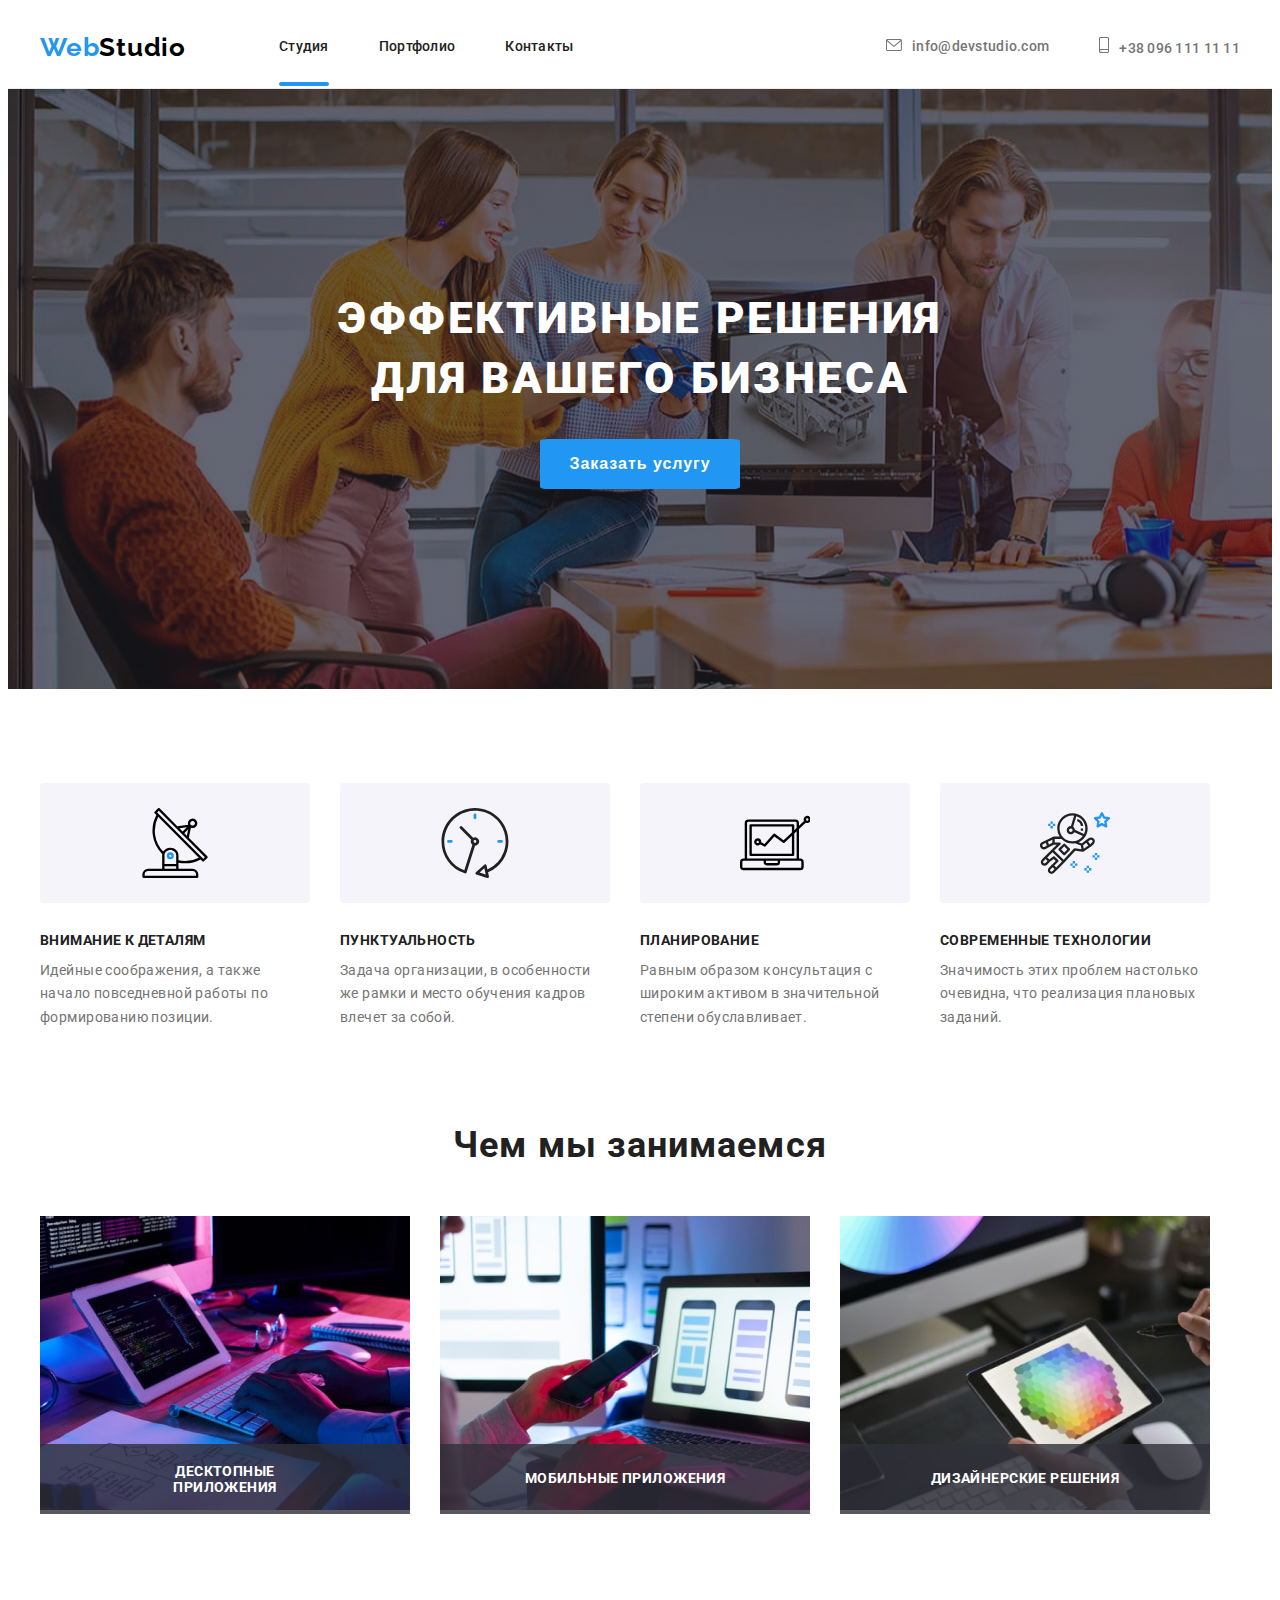
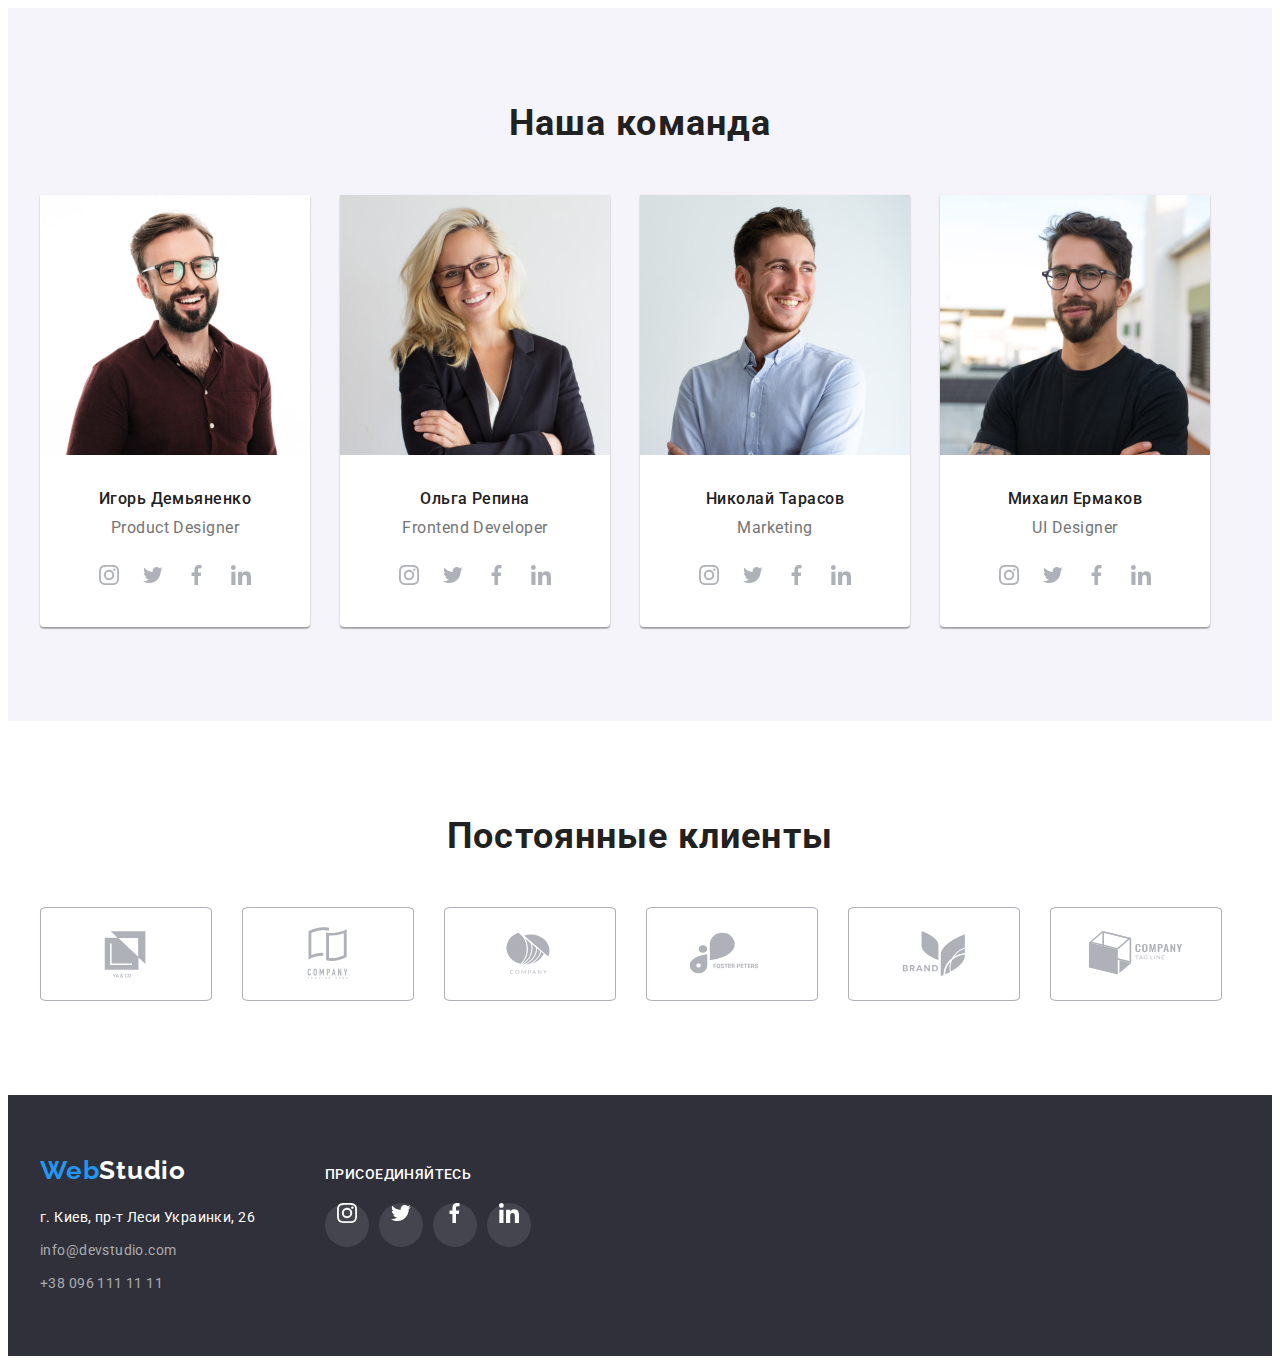
<file: index.html>
<!DOCTYPE html>
<html lang="ru">
<head>
    <meta charset="UTF-8">
    <meta http-equiv="X-UA-Compatible" content="IE=edge">
    <meta name="viewport" content="width=device-width, initial-scale=1.0">
    <link rel="preconnect" href="https://fonts.googleapis.com">
    <link rel="preconnect" href="https://fonts.gstatic.com" crossorigin>
    <link href="https://fonts.googleapis.com/css2?family=Raleway:wght@700&family=Roboto:wght@400;500;700;900&display=swap"
        rel="stylesheet">
<link rel="stylesheet" href="https://cdnjs.cloudflare.com/ajax/libs/modern-normalize/1.1.0/modern-normalize.min.css"
    integrity="sha512-wpPYUAdjBVSE4KJnH1VR1HeZfpl1ub8YT/NKx4PuQ5NmX2tKuGu6U/JRp5y+Y8XG2tV+wKQpNHVUX03MfMFn9Q=="
    crossorigin="anonymous" referrerpolicy="no-referrer" />
    <link rel="stylesheet" href="./css/styles.css">
    <title>Студия</title>
</head>
<body>
    <!--Верстка хеддера-->
    <header class="header">
        <div class="container header-container">
            <div class="header-logo">
        <a class="link logo" href="#0"><span class="logo-first">Web</span>Studio</a>
        </div>
        <nav class="header-navigation">
            <ul class="list header-list">
                <li class="header-item"><a class="link  header-link current" href="./index.html">Студия</a></li>
                <li class="header-item"><a class="link header-link" href="./portfolio.html">Портфолио</a></li>
                <li class="header-item"><a class="link header-link" href="#0">Контакты</a></li>
            </ul>
        </nav>
        <div class="header-connect">
        <ul class="list header-contacts">
        <li class="header-contacts-item">
            
            <a class="link header-mail" href="mailto:info@devstudio.com">
                <svg class="header-icon">
                <use href="./img/icon.svg#icon-mail" width='16' height='12'></use>
            </svg>info@devstudio.com</a></li>
        <li>
            <a class="link header-tel" href="tel:+380961111111">
                <svg class="header-icon tel-icon">
                <use href="./img/icon.svg#icon-tel" width='10' height='16'></use>
            </svg>+38 096 111 11 11</a></li>
        </ul>
        </div>
        </div>
    </header>
    <!--Контент страницы-->
    <main class="main-content">
        <!--Hero-->
        <section class="hero section">
            <div class="hero-container container">
            <h1 class="hero-title">Эффективные решения для вашего бизнеса</h1>
            <button class="hero-button" type="button" data-modal-open >Заказать услугу</button>
            </div>
        </section>
        <!--Особенности-->
        <section class="features section">
            <div class="container features-container">
            <h2 class="visually-hidden">Особенности</h2>
            <ul class="list features-list list">
                <li class="features-list-item">
                    <div class="features-thumb">
                    <svg class="features-icon">
                        <use href="./img/icon.svg#icon-antenna" width='70' height='70'></use>
                    </svg>
                    </div>
                    <h3 class="features-list-subtitle">Внимание к деталям</h3>
                    <p class="features-list-text">Идейные соображения, а также начало повседневной работы по формированию позиции.</p>
                </li>
                <li class="features-list-item">
                    <div class="features-thumb">
                        <svg class="features-icon">
                            <use href="./img/icon.svg#icon-clock" width='70' height='70'></use>
                        </svg>
                    </div>
                    <h3 class="features-list-subtitle">Пунктуальность</h3>
                    <p class="features-list-text">Задача организации, в особенности же рамки и место обучения кадров влечет за собой.</p>
                </li>
                <li class="features-list-item">
                    <div class="features-thumb">
                        <svg class="features-icon">
                            <use href="./img/icon.svg#icon-Vector" width='70' height='70'></use>
                        </svg>
                    </div>
                    <h3 class="features-list-subtitle">Планирование</h3>
                    <p class="features-list-text">Равным образом консультация с широким активом в значительной степени обуславливает.</p>
                </li>
                <li class="features-list-item">
                    <div class="features-thumb">
                        <svg class="features-icon">
                            <use href="./img/icon.svg#icon-astronaut" width='70' height='70'></use>
                        </svg>
                    </div>
                    <h3 class="features-list-subtitle">Современные технологии</h3>
                    <p class="features-list-text">Значимость этих проблем настолько очевидна, что реализация плановых заданий.</p>
                </li>
            </ul>
            </div>
        </section>
            <!-- Чем мы занимаемся -->
        <section class="what-we-do section">
            <div class="container what-we-do-container">
            <h2 class="features-list-title">Чем мы занимаемся</h2>
            <ul class="list features-list-pictures">
                <li class="list-picture">
                    <div class="what-we-do-card">
                        <img src="./img/img1.jpeg" alt="Примеры того чем мы занимаемся" width="370" height="294">
                        <div class="what-we-do-wrap">
                        <p class="what-we-do-top-text">Десктопные приложения</p>
                        </div>
                        </div>
                        </li>
                <li class="list-picture">
                    <div class="what-we-do-card">
                        <img src="./img/img2.jpeg" alt="Примеры того чем мы занимаемся" width="370" height="294">
                        <div class="what-we-do-wrap">
                        <p class="what-we-do-top-text">Мобильные приложения</p>
                        </div>
                        </div></li>
                <li class="list-picture">
                    <div class="what-we-do-card">
                        <img src="./img/img3.jpeg" alt="Примеры того чем мы занимаемся" width="370" height="294">
                        <div class="what-we-do-wrap">
                        <p class="what-we-do-top-text">Дизайнерские решения</p>
                        </div>
                    </div></li>
            </ul>
            </div>
        </section>
        <!--Наша команда-->
        <section class="our-team section">
            <div class="container our-team-container">
            <h2 class="our-team-title">Наша команда</h2>
            <ul class="list our-team-list">
                <li class="our-team-item">
                    <img class="our-team-image" src="./img/team/img1.jpeg" alt="Участник команды" width="270" height="260">
                    <div class="our-team-item-bottom">
                    <h3 class="our-team-subtitle">Игорь Демьяненко</h3>
                    <p class="our-team-text" lang="en">Product Designer</p>
                    <ul class="our-team-social-list list">
                        <li class="our-team-social-item">
                            <a class="our-team-social-link link" href="#0">
                                <svg class="our-team-social-image">
                                    <use href='./img/icon.svg#icon-instagram'width='20' height='20'></use>
                                </svg>
                            </a>
                        </li>
                        <li class="our-team-social-item">
                            <a class="our-team-social-link link" href="#0">
                                <svg class="our-team-social-image">
                                    <use href='./img/icon.svg#icon-twitter' width='20' height='20'></use>
                                </svg>
                            </a>
                        </li>
                        <li class="our-team-social-item">
                            <a class="our-team-social-link link" href="#0">
                                <svg class="our-team-social-image">
                                    <use href='./img/icon.svg#icon-facebook' width='20' height='20'></use>
                                </svg>
                            </a>
                        </li>
                        <li class="our-team-social-item">
                            <a  class="our-team-social-link link" class="our-team-social-link link" href="#0">
                                <svg class="our-team-social-image">
                                    <use href='./img/icon.svg#icon-linkedin' width='20' height='20'></use>
                                </svg>
                            </a>
                        </li>
                    </ul>
                    </div>
                </li>
                <li class="our-team-item">
                    <img class="our-team-image" src="./img/team/img2.jpeg" alt="Участник команды" width="270" height="260">
                    <div class="our-team-item-bottom">
                    <h3 class="our-team-subtitle">Ольга Репина</h3>
                    <p class="our-team-text" lang="en">Frontend Developer</p>
                    <ul class="our-team-social-list list">
                        <li class="our-team-social-item">
                            <a class="our-team-social-link link" class="our-team-social-link link" href="#0">
                                <svg class="our-team-social-image">
                                    <use href='./img/icon.svg#icon-instagram' width='20' height='20'></use>
                                </svg>
                            </a>
                        </li>
                        <li class="our-team-social-item">
                            <a class="our-team-social-link link" class="our-team-social-link link" href="#0">
                                <svg class="our-team-social-image">
                                    <use href='./img/icon.svg#icon-twitter' width='20' height='20'></use>
                                </svg>
                            </a>
                        </li>
                        <li class="our-team-social-item">
                            <a class="our-team-social-link link" class="our-team-social-link link" href="#0">
                                <svg class="our-team-social-image">
                                    <use href='./img/icon.svg#icon-facebook' width='20' height='20'></use>
                                </svg>
                            </a>
                        </li>
                        <li class="our-team-social-item">
                            <a class="our-team-social-link link" class="our-team-social-link link" href="#0">
                                <svg class="our-team-social-image">
                                    <use href='./img/icon.svg#icon-linkedin' width='20' height='20'></use>
                                </svg>
                            </a>
                        </li>
                    </ul>
                    </div>
                </li>
                <li class="our-team-item">
                    <img class="our-team-image" src="./img/team/img3.jpeg" alt="Участник команды" width="270" height="260">
                    <div class="our-team-item-bottom">
                    <h3 class="our-team-subtitle">Николай Тарасов</h3>
                    <p class="our-team-text" lang="en">Marketing</p>
                    <ul class="our-team-social-list list">
                        <li class="our-team-social-item">
                            <a class="our-team-social-link link" href="#0">
                                <svg class="our-team-social-image">
                                    <use href='./img/icon.svg#icon-instagram' width='20' height='20'></use>
                                </svg>
                            </a>
                        </li>
                        <li class="our-team-social-item">
                            <a class="our-team-social-link link" href="#0">
                                <svg class="our-team-social-image">
                                    <use href='./img/icon.svg#icon-twitter' width='20' height='20'></use>
                                </svg>
                            </a>
                        </li>
                        <li class="our-team-social-item">
                            <a class="our-team-social-link link" href="#0">
                                <svg class="our-team-social-image">
                                    <use href='./img/icon.svg#icon-facebook' width='20' height='20'></use>
                                </svg>
                            </a>
                        </li>
                        <li class="our-team-social-item">
                            <a class="our-team-social-link link" href="#0">
                                <svg class="our-team-social-image">
                                    <use href='./img/icon.svg#icon-linkedin' width='20' height='20'></use>
                                </svg>
                            </a>
                        </li>
                    </ul>
                    </div>
                </li>
                <li class="our-team-item">
                    <img class="our-team-image" src="./img/team/img4.jpeg" alt="Участник команды" width="270" height="260">
                    <div class="our-team-item-bottom">
                    <h3 class="our-team-subtitle">Михаил Ермаков</h3>
                    <p class="our-team-text" lang="en">UI Designer</p>
                    <ul class="our-team-social-list list">
                        <li class="our-team-social-item">
                            <a class="our-team-social-link link" href="#0">
                                <svg class="our-team-social-image">
                                    <use href='./img/icon.svg#icon-instagram' width='20' height='20'></use>
                                </svg>
                            </a>
                        </li>
                        <li class="our-team-social-item">
                            <a class="our-team-social-link link" href="#0">
                                <svg class="our-team-social-image">
                                    <use href='./img/icon.svg#icon-twitter' width='20' height='20'></use>
                                </svg>
                            </a>
                        </li>
                        <li class="our-team-social-item">
                            <a class="our-team-social-link link" href="#0">
                                <svg class="our-team-social-image">
                                    <use href='./img/icon.svg#icon-facebook' width='20' height='20'></use>
                                </svg>
                            </a>
                        </li>
                        <li class="our-team-social-item">
                            <a class="our-team-social-link link" href="#0">
                                <svg class="our-team-social-image">
                                    <use href='./img/icon.svg#icon-linkedin' width='20' height='20'></use>
                                </svg>
                            </a>
                        </li>
                    </ul>
                    </div>
                </li>
            </ul>
            </div>
        </section>
        <!--Постоянные клиенты-->
        <section class="regular-customers container">
            <h2 class="regular-customers-title">Постоянные клиенты</h2>
            <ul class="list regular-customers-list">
                <li class="regular-customers-item">
                    <a class="regular-customers-link link" href="#0">
                    <svg class="regular-customers-image">
                    <use href='./img/icon.svg#icon-Logo'></use>
                    </svg></a>
                </li>
                <li class="regular-customers-item">
                    <a class="regular-customers-link link" href="#0">
                    <svg class="regular-customers-image">
                        <use href='./img/icon.svg#icon-Logo2'></use>
                    </svg></a>
                </li>
                <li class="regular-customers-item">
                    <a class="regular-customers-link link" href="#0">
                    <svg class="regular-customers-image">
                        <use href='./img/icon.svg#icon-Logo3'></use>
                    </svg>
                    </a>
                </li>
                <li class="regular-customers-item">
                    <a class="regular-customers-link link" href="#0">
                    <svg class="regular-customers-image">
                        <use href='./img/icon.svg#icon-Logo4'></use>
                    </svg>
                    </a>
                </li>
                <li class="regular-customers-item">
                    <a class="regular-customers-link link" href="#0">
                    <svg class="regular-customers-image">
                        <use href='./img/icon.svg#icon-Logo5'></use>
                    </svg>
                    </a>
                </li>
                <li class="regular-customers-item">
                    <a class="regular-customers-link link" href="#0">
                    <svg class="regular-customers-image">
                        <use href='./img/icon.svg#icon-Logo6'></use>
                    </svg>
                    </a>
                </li>
            </ul>
        </section>
    </main>
    <!--Создание подвала-->
    <footer class="footer">
        <div class="footer-main-container container">
        <div class="footer-container">
        <a class="link logo-footer" href="#0"><span class="logo-first">Web</span>Studio</a>
        <address class="address-title">
            <ul class="list footer-contacts">
                <li class="footer-list-item"><a class="link map-navigation" href="https://goo.gl/maps/PW8hdYivpTVeAPPN6" target="_blank">г. Киев, пр-т Леси Украинки, 26</a></li>
                <li class="footer-list-item"><a class="link footer-mail" href="mailto:info@devstudio.com">info@devstudio.com</a></li>
                <li class="footer-list-item"><a class="link footer-tel" href="tel:+380961111111">+38 096 111 11 11</a></li>
            </ul>
        </div>
        </address>
        <div class="container our-social-container">
        <h3 class="our-social-title">ПРИСОЕДИНЯЙТЕСЬ</h3>
        <ul class="our-social-list list">
            <li class="our-social-item">
                <a class="link our-social-link" href="#0">
                    <svg class="our-social-image">
                        <use href='./img/icon.svg#icon-instagram' width='20' height='20'></use>
                    </svg>
                </a>
            </li>
            <li class="our-social-item">
                <a class="link our-social-link" href="#0">
                    <svg class="our-social-image">
                        <use href='./img/icon.svg#icon-twitter' width='20' height='20'></use>
                    </svg>
                </a>
            </li>
            <li class="our-social-item">
                <a class="link our-social-link" href="#0">
                    <svg class="our-social-image">
                        <use href='./img/icon.svg#icon-facebook' width='20' height='20'></use>
                    </svg>
                </a>
            </li>
            <li class="our-social-item">
                <a class="link our-social-link" href="#0">
                    <svg class="our-social-image">
                        <use href='./img/icon.svg#icon-linkedin' width='20' height='20'></use>
                    </svg>
                </a>
            </li>
        </ul>
        </div>
        </div>
    </footer>
    <div class="backdrop is-hidden" data-modal>
        <div class="modal">
            <button type="button" class="modal-close-button" data-modal-close>
                <svg class="modal-close-icon"><use href='./img/icon.svg#icon-close-black-18dp-2-1' width='18' height='18'></use>
                </svg>
            </button>
        </div>
    </div>
    <script src="./modal.js"></script>
</body>
</html>
</file>
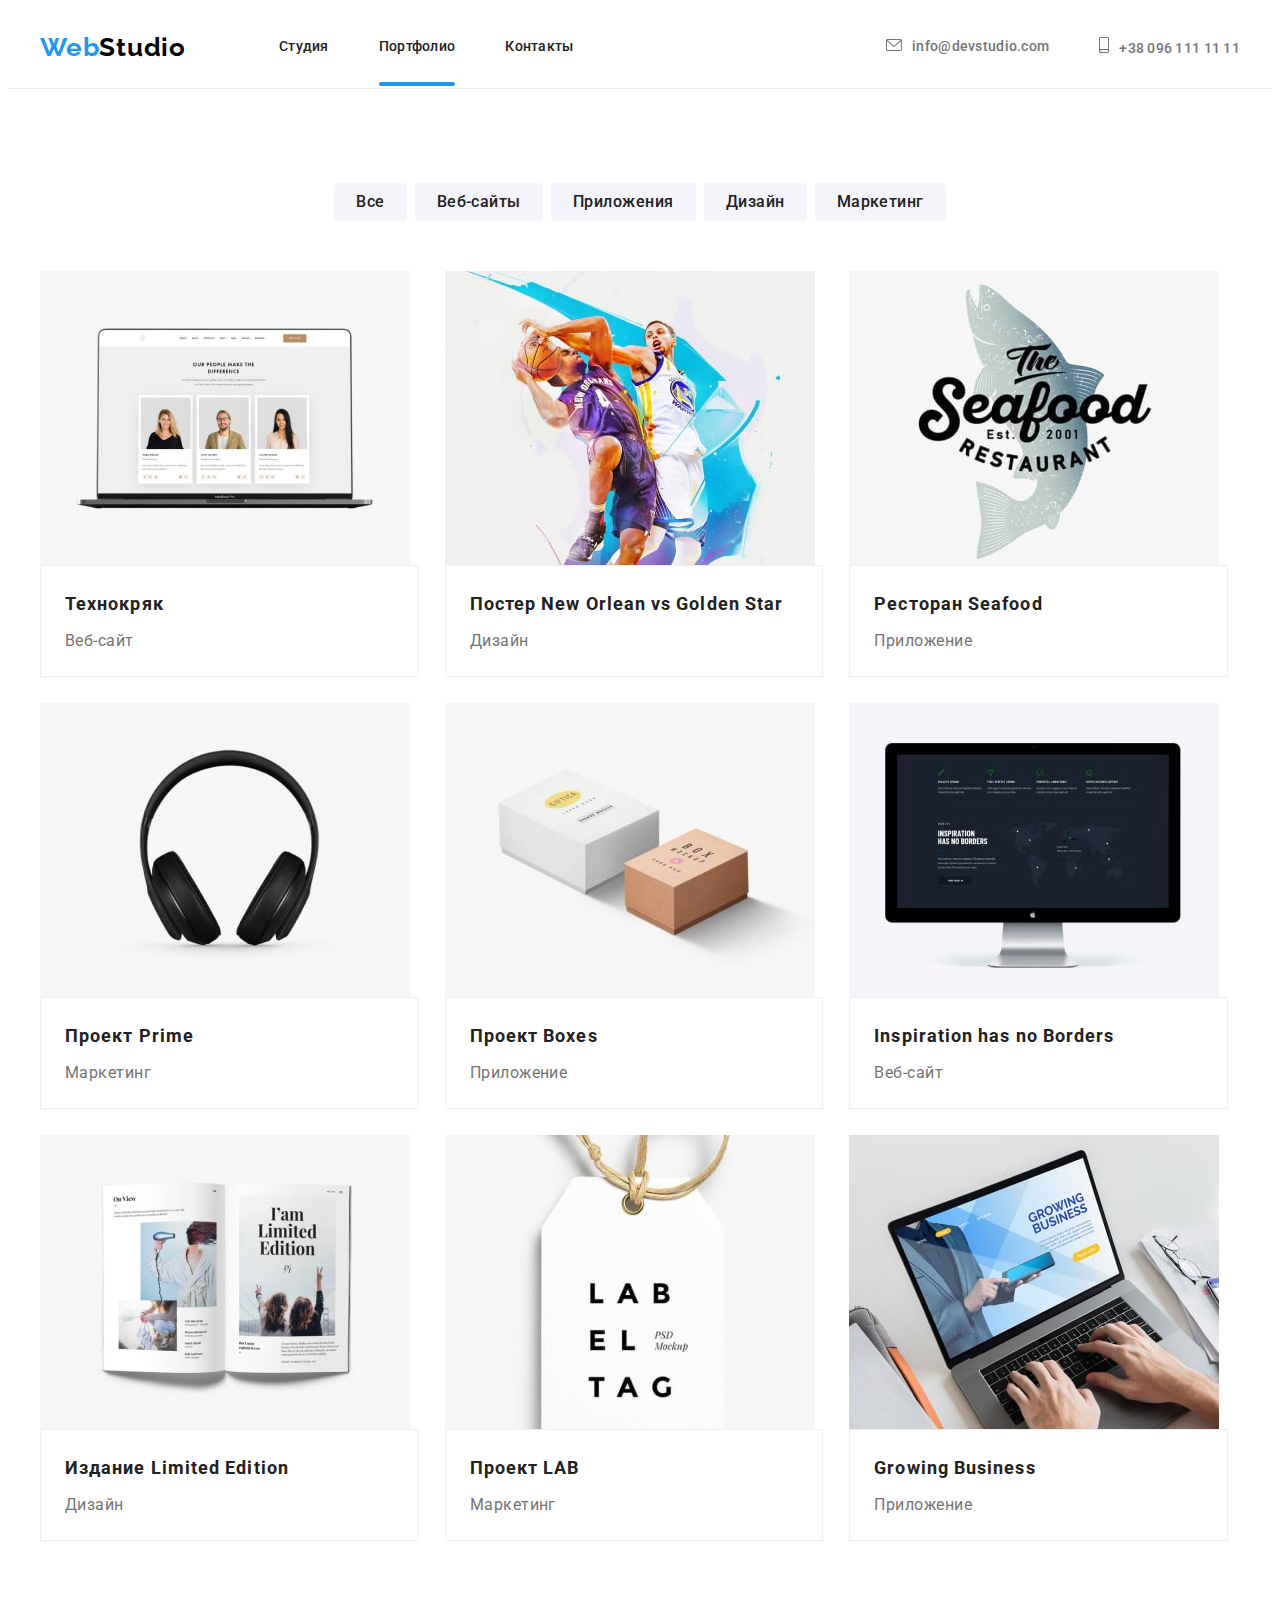
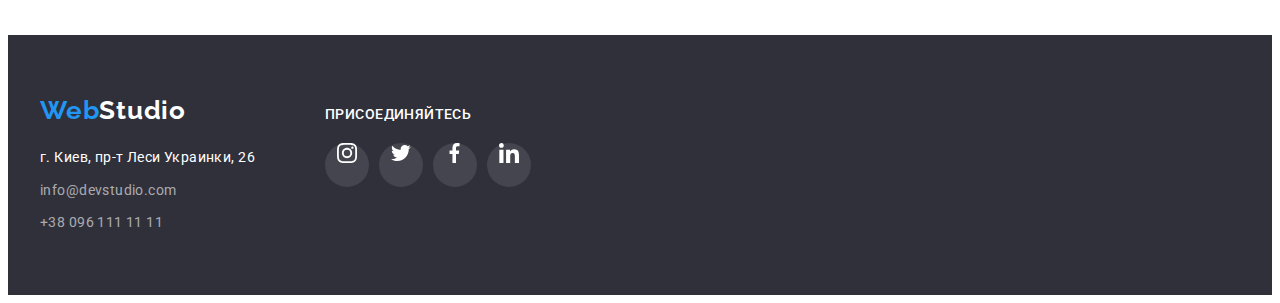
<file: portfolio.html>
<!DOCTYPE html>
<html lang="en">
<head>
    <meta charset="UTF-8">
    <meta http-equiv="X-UA-Compatible" content="IE=edge">
    <meta name="viewport" content="width=device-width, initial-scale=1.0">
    <link rel="preconnect" href="https://fonts.googleapis.com">
    <link rel="preconnect" href="https://fonts.gstatic.com" crossorigin>
    <link href="https://fonts.googleapis.com/css2?family=Raleway:wght@700&family=Roboto:wght@400;500;700;900&display=swap"
        rel="stylesheet">
        <link rel="stylesheet" href="https://cdnjs.cloudflare.com/ajax/libs/modern-normalize/1.1.0/modern-normalize.min.css"
            integrity="sha512-wpPYUAdjBVSE4KJnH1VR1HeZfpl1ub8YT/NKx4PuQ5NmX2tKuGu6U/JRp5y+Y8XG2tV+wKQpNHVUX03MfMFn9Q=="
            crossorigin="anonymous" referrerpolicy="no-referrer" />
    <link rel="stylesheet" href="./css/styles.css">
    <title>Портфолио</title>
</head>
<body>
    <!--Верстка хеддера-->
    <header class="header">
        <div class="container header-container">
            <div class="header-logo">
                <a class="link logo" href="#0"><span class="logo-first">Web</span>Studio</a>
            </div>
            <nav class="header-navigation">
                <ul class="list header-list">
                    <li class="header-item"><a class="link  header-link" href="./index.html">Студия</a></li>
                    <li class="header-item"><a class="link header-link current" href="./portfolio.html">Портфолио</a></li>
                    <li class="header-item"><a class="link header-link" href="#0">Контакты</a></li>
                </ul>
            </nav>
            <div class="header-connect">
                <ul class="list header-contacts">
                    <li class="header-contacts-item">
            
                        <a class="link header-mail" href="mailto:info@devstudio.com">
                            <svg class="header-icon">
                                <use href="./img/icon.svg#icon-mail" width='16' height='12'></use>
                            </svg>info@devstudio.com</a>
                    </li>
                    <li>
                        <a class="link header-tel" href="tel:+380961111111">
                            <svg class="header-icon tel-icon">
                                <use href="./img/icon.svg#icon-tel" width='10' height='16'></use>
                            </svg>+38 096 111 11 11</a>
                    </li>
                </ul>
            </div>
            </div>
    </header>
    <main>
        <!--Список кнопок-->
        <h1 class="visually-hidden">Наши портфолио и их перечень</h1>
        <section class="section">
            <div class="container portfolio-container">
            <h2 class="visually-hidden">Фильтр портфолио</h2>
            <ul class="list button-list">
                <li class="button-item"><button class="button-style button-cursor-style" type="button">Все</button></li>
                <li class="button-item"><button class="button-style button-cursor-style" type="button">Веб-сайты</button></li>
                <li class="button-item"><button class="button-style button-cursor-style" type="button">Приложения</button></li>
                <li class="button-item"><button class="button-style button-cursor-style" type="button">Дизайн</button></li>
                <li class="button-item"><button class="button-style button-cursor-style" type="button">Маркетинг</button></li>
            </ul>
        <!--Перечень портфолио-->
            <ul class="list portfolio-list">
                <li class="portfolio-item"><a class="link portfolio-link" href="#0">
                    <div class="portfolio-wrap">
                    <img class="portfolio-image" src="./img/portfolioo/portfolio1.jpeg" alt="Логотип портфолио" width="370px">
                    <p class="portfolio-top-text">Технокряк это современная площадка распространения коронавируса. Компании используют эту платформу для цифрового
                    шпионажа и атак на защищённые сервера конкурентов.</p>
                    </div>
                    <div class="portfolio-text-styles">
                        <h3 class="portfolio-list-subtitle">Технокряк</h3>
                        <p class="portfolio-list-text">Веб-сайт</p>
                    </div>
                </a>
                </li>
                <li class="portfolio-item"><a class="link portfolio-link" href="#0"><div class="portfolio-wrap"><img class="portfolio-image" src="./img/portfolioo/portfolio2.jpeg" alt="Логотип примера портфолио" width="370px"><p class="portfolio-top-text">Технокряк это современная площадка распространения коронавируса. Компании используют эту платформу для цифрового
                    шпионажа и атак на защищённые сервера конкурентов.</p>
                    </div>
                <div class="portfolio-text-styles">
                    <h3 class="portfolio-list-subtitle">Постер New Orlean vs Golden Star</h3>
                    <p class="portfolio-list-text">Дизайн</p>
                </div>
                </a>
                </li>
                <li class="portfolio-item"><a class="link portfolio-link" href="#0"><div class="portfolio-wrap"><img class="portfolio-image" src="./img/portfolioo/portfolio3.jpeg" alt="Логотип примера портфолио" width="370px"><p class="portfolio-top-text">Технокряк это современная площадка распространения коронавируса. Компании используют эту платформу для цифрового
                    шпионажа и атак на защищённые сервера конкурентов.</p>
                    </div>
                <div class="portfolio-text-styles">
                    <h3 class="portfolio-list-subtitle">Ресторан Seafood</h3>
                    <p class="portfolio-list-text">Приложение</p>
                </div></a>
                </li>
                <li class="portfolio-item"><a class="link portfolio-link" href="#0"><div class="portfolio-wrap"><img class="portfolio-image" src="./img/portfolioo/portfolio4.jpeg" alt="Логотип примера портфолио" width="370px"><p class="portfolio-top-text">Технокряк это современная площадка распространения коронавируса. Компании используют эту платформу для цифрового
                    шпионажа и атак на защищённые сервера конкурентов.</p>
                    </div>
                <div class="portfolio-text-styles">
                    <h3 class="portfolio-list-subtitle">Проект Prime</h3>
                    <p class="portfolio-list-text">Маркетинг</p>
                </div>
                </a>
                </li>
                <li class="portfolio-item"><a class="link portfolio-link" href="#0"><div class="portfolio-wrap"><img class="portfolio-image" src="./img/portfolioo/portfolio5.jpeg" alt="Логотип примера портфолио" width="370px"><p class="portfolio-top-text">Технокряк это современная площадка распространения коронавируса. Компании используют эту платформу для цифрового
                    шпионажа и атак на защищённые сервера конкурентов.</p>
                    </div>
                <div class="portfolio-text-styles">
                    <h3 class="portfolio-list-subtitle">Проект Boxes</h3>
                    <p class="portfolio-list-text">Приложение</p>
                </div>
                </a>
                </li>
                <li class="portfolio-item"><a class="link portfolio-link"  href="#0"><div class="portfolio-wrap"><img class="portfolio-image" src="./img/portfolioo/portfolio6.jpeg" alt="Логотип примера портфолио" width="370px"><p class="portfolio-top-text">Технокряк это современная площадка распространения коронавируса. Компании используют эту платформу для цифрового
                    шпионажа и атак на защищённые сервера конкурентов.</p>
                    </div>
                    <div class="portfolio-text-styles">
                    <h3 class="portfolio-list-subtitle">Inspiration has no Borders</h3>
                    <p class="portfolio-list-text">Веб-сайт</p>
                </div>
                </a>
                </li>
                <li class="portfolio-item"><a class="link portfolio-link" href="#0"><div class="portfolio-wrap"><img class="portfolio-image" src="./img/portfolioo/portfolio7.jpeg" alt="Логотип примера портфолио" width="370px"><p class="portfolio-top-text">Технокряк это современная площадка распространения коронавируса. Компании используют эту платформу для цифрового
                    шпионажа и атак на защищённые сервера конкурентов.</p>
                    </div>
                <div class="portfolio-text-styles">
                    <h3 class="portfolio-list-subtitle">Издание Limited Edition</h3>
                    <p class="portfolio-list-text">Дизайн</p>
                </div></a>
                </li>
                <li class="portfolio-item"><a class="link portfolio-link" href="#0"><div class="portfolio-wrap"><img class="portfolio-image" src="./img/portfolioo/portfolio8.jpeg" alt="Логотип примера портфолио" width="370px"><p class="portfolio-top-text">Технокряк это современная площадка распространения коронавируса. Компании используют эту платформу для цифрового
                    шпионажа и атак на защищённые сервера конкурентов.</p>
                    </div>
                <div class="portfolio-text-styles">
                    <h3 class="portfolio-list-subtitle">Проект LAB</h3>
                    <p class="portfolio-list-text">Маркетинг</p>
                </div>
                </a>
                </li>
                <li class="portfolio-item"><a class="link portfolio-link" href="#0"><div class="portfolio-wrap"><img class="portfolio-image" src="./img/portfolioo/portfolio9.jpeg" alt="Логотип примера портфолио" width="370px"><p class="portfolio-top-text">Технокряк это современная площадка распространения коронавируса. Компании используют эту платформу для цифрового
                    шпионажа и атак на защищённые сервера конкурентов.</p>
                    </div>
                <div class="portfolio-text-styles">
                    <h3 class="portfolio-list-subtitle">Growing Business</h3>
                    <p class="portfolio-list-text">Приложение</p>
                </div>
                </a>
                </li>
            </ul>
            </div>
        </section>
    </main>
        <!--Создание подвала-->
    <footer class="footer">
        <div class="footer-main-container container">
            <div class="footer-container">
                <a class="link logo-footer" href="#0"><span class="logo-first">Web</span>Studio</a>
                <address class="address-title">
                    <ul class="list footer-contacts">
                        <li class="footer-list-item"><a class="link map-navigation"
                                href="https://goo.gl/maps/PW8hdYivpTVeAPPN6" target="_blank">г. Киев, пр-т Леси Украинки,
                                26</a></li>
                        <li class="footer-list-item"><a class="link footer-mail"
                                href="mailto:info@devstudio.com">info@devstudio.com</a></li>
                        <li class="footer-list-item"><a class="link footer-tel" href="tel:+380961111111">+38 096 111 11
                                11</a></li>
                    </ul>
            </div>
            </address>
            <div class="container our-social-container">
                <h3 class="our-social-title">ПРИСОЕДИНЯЙТЕСЬ</h3>
                <ul class="our-social-list list">
                    <li class="our-social-item">
                        <a class="link our-social-link" href="#0">
                            <svg class="our-social-image">
                                <use href='./img/icon.svg#icon-instagram' width='20' height='20'></use>
                            </svg>
                        </a>
                    </li>
                    <li class="our-social-item">
                        <a class="link our-social-link" href="#0">
                            <svg class="our-social-image">
                                <use href='./img/icon.svg#icon-twitter' width='20' height='20'></use>
                            </svg>
                        </a>
                    </li>
                    <li class="our-social-item">
                        <a class="link our-social-link" href="#0">
                            <svg class="our-social-image">
                                <use href='./img/icon.svg#icon-facebook' width='20' height='20'></use>
                            </svg>
                        </a>
                    </li>
                    <li class="our-social-item">
                        <a class="link our-social-link" href="#0">
                            <svg class="our-social-image">
                                <use href='./img/icon.svg#icon-linkedin' width='20' height='20'></use>
                            </svg>
                        </a>
                    </li>
                </ul>
            </div>
        </div>
    </footer>
</body>
</html>
</file>
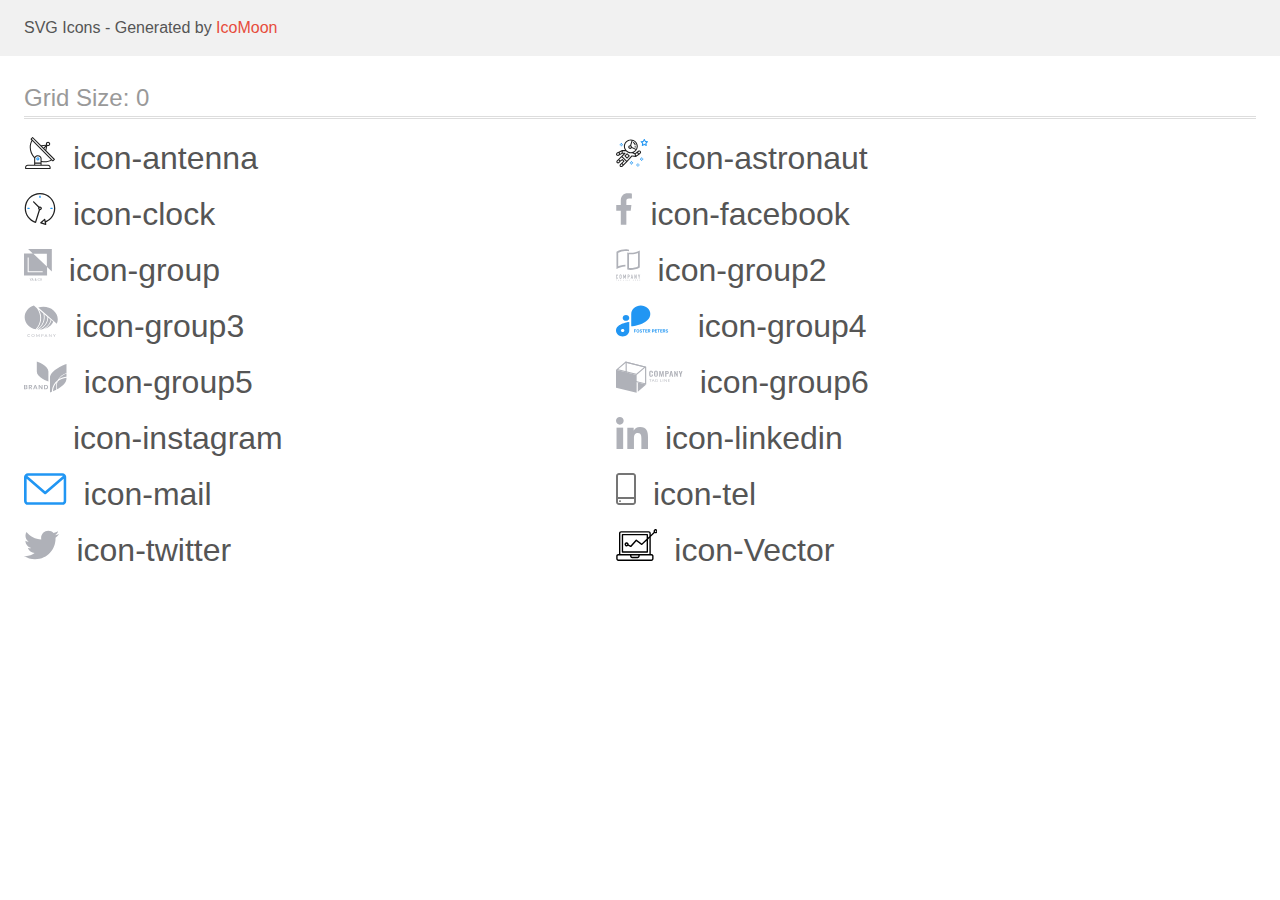
<file: img/icomoon/demo.html>
<!doctype html>
<html>
<head>
    <title>IcoMoon - SVG Icons</title>
    <meta charset="utf-8">
    <meta name="viewport" content="width=device-width, initial-scale=1">
    <link rel="stylesheet" href="demo-files/demo.css">
    <link rel="stylesheet" href="style.css">
</head>
<body>
<svg aria-hidden="true" style="position: absolute; width: 0; height: 0; overflow: hidden;" version="1.1" xmlns="http://www.w3.org/2000/svg" xmlns:xlink="http://www.w3.org/1999/xlink">
<defs>
<symbol id="icon-antenna" viewBox="0 0 32 32">
<path fill="#212121" style="fill: var(--color1, #212121)" d="M30.773 22.098l-8.443-8.505 0.937-4.615c0.242 0.094 0.499 0.144 0.758 0.146h0.006c1.192 0.014 2.17-0.941 2.184-2.133s-0.941-2.17-2.133-2.184c-1.192-0.014-2.17 0.941-2.184 2.133-0.003 0.255 0.039 0.509 0.125 0.749l-4.96 0.605-8.091-8.133c-0.099-0.101-0.235-0.159-0.377-0.16-0.14 0.001-0.274 0.056-0.373 0.155l-1.513 1.504c-0.208 0.208-0.208 0.546 0 0.754l0.814 0.826c-3.153 5.798-2.129 12.978 2.519 17.663 0.043 0.041 0.092 0.074 0.146 0.098-0.034 0.18-0.051 0.364-0.052 0.547v6.187h-6.4c-1.472 0.002-2.665 1.195-2.667 2.667v1.067c0 0.295 0.239 0.533 0.533 0.533h24.533c0.295 0 0.533-0.239 0.533-0.533v-1.067c-0.002-1.472-1.195-2.665-2.667-2.667h-6.4v-2.742c1.003 0.21 2.024 0.317 3.049 0.32 2.458-0.003 4.877-0.615 7.040-1.783l0.818 0.823c0.099 0.101 0.235 0.159 0.377 0.16 0.14-0.001 0.274-0.056 0.373-0.155l1.513-1.504c0.208-0.208 0.208-0.546 0-0.754zM23.28 6.233c0.418-0.415 1.093-0.414 1.508 0.004s0.414 1.093-0.004 1.508c-0.2 0.199-0.47 0.31-0.752 0.31h-0.003c-0.589-0.003-1.064-0.483-1.061-1.072 0.002-0.282 0.115-0.552 0.314-0.751h-0.002zM22.024 9.738l-0.598 2.946-1.175-1.182 1.774-1.763zM21.419 8.836l-1.92 1.909-1.485-1.493 3.405-0.415zM24.004 28.8c0.884 0 1.6 0.716 1.6 1.6v0.533h-23.467v-0.533c0-0.884 0.716-1.6 1.6-1.6h20.267zM16.537 26.667v1.067h-5.333v-1.067h5.333zM11.204 25.6v-4.053c0-1.294 1.196-2.347 2.667-2.347s2.667 1.053 2.667 2.347v4.053h-5.333zM17.604 23.904v-2.357c0-1.882-1.675-3.413-3.733-3.413-1.331-0.020-2.576 0.657-3.281 1.786-4.058-4.274-4.971-10.645-2.279-15.887l18.602 18.708c-2.872 1.461-6.165 1.873-9.309 1.163zM28.893 23.22l-21.057-21.181 0.755-0.752 7.935 7.98c0.004 0 0.006 0.007 0.010 0.010l13.115 13.191-0.757 0.752z"></path>
<path fill="#2196f3" style="fill: var(--color2, #2196f3)" d="M13.876 20.267h-0.005c-0.884-0.001-1.601 0.714-1.602 1.598s0.714 1.601 1.598 1.602h0.005c0.884 0.001 1.601-0.714 1.602-1.598s-0.714-1.601-1.598-1.602zM14.249 22.245c-0.1 0.1-0.236 0.156-0.378 0.155-0.295-0.002-0.532-0.242-0.531-0.536 0.001-0.141 0.057-0.276 0.157-0.375s0.233-0.154 0.373-0.155c0.295 0.002 0.532 0.241 0.53 0.536-0.001 0.141-0.057 0.276-0.157 0.375h0.005z"></path>
</symbol>
<symbol id="icon-astronaut" viewBox="0 0 32 32">
<path fill="#2196f3" style="fill: var(--color2, #2196f3)" d="M31.974 4.524c-0.063-0.193-0.229-0.333-0.43-0.363l-1.91-0.278-0.855-1.731c-0.179-0.365-0.777-0.365-0.956 0l-0.855 1.731-1.91 0.278c-0.201 0.029-0.367 0.17-0.431 0.363-0.062 0.193-0.011 0.405 0.135 0.547l1.383 1.348-0.326 1.903c-0.034 0.2 0.048 0.402 0.212 0.522 0.166 0.121 0.382 0.135 0.562 0.040l1.709-0.899 1.709 0.899c0.078 0.041 0.164 0.061 0.249 0.061 0.11 0 0.221-0.034 0.314-0.102 0.164-0.119 0.246-0.322 0.212-0.522l-0.326-1.903 1.383-1.348c0.145-0.142 0.197-0.354 0.135-0.547zM29.511 5.851c-0.125 0.122-0.183 0.299-0.153 0.472l0.191 1.114-1-0.526c-0.078-0.041-0.163-0.061-0.249-0.061s-0.17 0.020-0.249 0.061l-1.001 0.526 0.191-1.114c0.030-0.173-0.028-0.349-0.153-0.472l-0.81-0.789 1.119-0.163c0.174-0.025 0.324-0.134 0.402-0.292l0.5-1.013 0.5 1.013c0.078 0.157 0.228 0.267 0.402 0.292l1.119 0.163-0.809 0.789z"></path>
<path fill="#2196f3" style="fill: var(--color2, #2196f3)" d="M26.134 20.522h-1.067v1.067h1.067v-1.067z"></path>
<path fill="#2196f3" style="fill: var(--color2, #2196f3)" d="M26.134 22.656h-1.067v1.067h1.067v-1.067z"></path>
<path fill="#2196f3" style="fill: var(--color2, #2196f3)" d="M27.2 21.589h-1.067v1.067h1.067v-1.067z"></path>
<path fill="#2196f3" style="fill: var(--color2, #2196f3)" d="M25.067 21.589h-1.067v1.067h1.067v-1.067z"></path>
<path fill="#2196f3" style="fill: var(--color2, #2196f3)" d="M22.4 26.389h-1.067v1.067h1.067v-1.067z"></path>
<path fill="#2196f3" style="fill: var(--color2, #2196f3)" d="M22.4 28.522h-1.067v1.067h1.067v-1.067z"></path>
<path fill="#2196f3" style="fill: var(--color2, #2196f3)" d="M23.467 27.456h-1.067v1.067h1.067v-1.067z"></path>
<path fill="#2196f3" style="fill: var(--color2, #2196f3)" d="M21.333 27.456h-1.067v1.067h1.067v-1.067z"></path>
<path fill="#2196f3" style="fill: var(--color2, #2196f3)" d="M16 24.256h-1.067v1.067h1.067v-1.067z"></path>
<path fill="#2196f3" style="fill: var(--color2, #2196f3)" d="M16 26.389h-1.067v1.067h1.067v-1.067z"></path>
<path fill="#2196f3" style="fill: var(--color2, #2196f3)" d="M17.067 25.322h-1.067v1.067h1.067v-1.067z"></path>
<path fill="#2196f3" style="fill: var(--color2, #2196f3)" d="M14.933 25.322h-1.067v1.067h1.067v-1.067z"></path>
<path fill="#2196f3" style="fill: var(--color2, #2196f3)" d="M5.867 6.122h-1.067v1.067h1.067v-1.067z"></path>
<path fill="#2196f3" style="fill: var(--color2, #2196f3)" d="M5.867 8.255h-1.067v1.067h1.067v-1.067z"></path>
<path fill="#2196f3" style="fill: var(--color2, #2196f3)" d="M6.933 7.189h-1.067v1.067h1.067v-1.067z"></path>
<path fill="#2196f3" style="fill: var(--color2, #2196f3)" d="M4.8 7.189h-1.067v1.067h1.067v-1.067z"></path>
<path fill="#212121" style="fill: var(--color1, #212121)" d="M24.715 14.159c-0.287-0.388-0.709-0.637-1.188-0.705-0.481-0.068-0.956 0.058-1.34 0.352l-1.252 0.96-1.898 1.417-1.358-0.541c2.421-1.086 4.114-3.508 4.114-6.32 0-3.823-3.123-6.933-6.961-6.933s-6.961 3.11-6.961 6.933c0 1.386 0.414 2.674 1.12 3.758l-2.764-0.024c-0.002 0-0.003 0-0.005 0-0.009 0-0.015 0.004-0.023 0.005-0.053 0.002-0.105 0.013-0.155 0.031-0.013 0.005-0.026 0.008-0.038 0.013-0.006 0.003-0.013 0.003-0.019 0.006l-3.233 1.596c-0.001 0-0.001 0-0.001 0.001l-1.893 0.911c-0.021 0.009-0.042 0.021-0.063 0.035-0.755 0.502-1.012 1.489-0.598 2.295 0.22 0.429 0.595 0.745 1.056 0.889 0.178 0.055 0.359 0.083 0.539 0.083 0.29 0 0.577-0.071 0.839-0.211l1.388-0.738 2.264-1.169 1.357-0.008-5.442 5.416c-0.001 0.001-0.001 0.001-0.002 0.001l-1.339 1.333c-0.316 0.315-0.49 0.732-0.49 1.178s0.174 0.863 0.49 1.179c0.325 0.323 0.752 0.485 1.179 0.485s0.854-0.162 1.18-0.485l1.314-1.309 1.741-1.3 0.901 0.897-1.762 1.754c-0 0.001-0.001 0.001-0.002 0.001l-1.339 1.333c-0.316 0.315-0.49 0.732-0.49 1.178s0.174 0.863 0.49 1.179c0.325 0.323 0.753 0.485 1.18 0.485s0.855-0.162 1.18-0.485l3.482-3.467c0.001-0.001 0.001-0.001 0.001-0.002l1.010-1-0.004-0.004c0.006-0.006 0.015-0.009 0.022-0.015l5.166-5.658 3.471 0.494c0.025 0.004 0.050 0.005 0.075 0.005 0.065 0 0.127-0.015 0.187-0.038 0.018-0.006 0.033-0.015 0.050-0.023 0.019-0.010 0.039-0.015 0.058-0.027l3.213-2.133c0.012-0.008 0.018-0.021 0.029-0.029 0.013-0.010 0.029-0.014 0.041-0.026l1.271-1.191c0.662-0.62 0.753-1.635 0.212-2.362zM2.13 17.77c-0.173 0.093-0.37 0.111-0.558 0.052-0.187-0.058-0.338-0.186-0.427-0.358-0.161-0.314-0.068-0.695 0.214-0.902l1.314-0.632 0.449 1.312-0.992 0.528zM5.628 15.942l-1.548 0.8-0.439-1.283 2.027-1.001-0.040 1.484zM20.727 9.322c0 0.918-0.219 1.785-0.599 2.559l-4.181-1.899c-0.044-0.573-0.341-1.075-0.788-1.388l1.464-4.86c2.378 0.756 4.105 2.974 4.105 5.588zM8.938 9.322c0-3.235 2.644-5.867 5.894-5.867 0.253 0 0.5 0.021 0.745 0.052l-1.432 4.754c-0.019-0.001-0.037-0.006-0.057-0.006-1.033 0-1.873 0.837-1.873 1.867s0.84 1.867 1.873 1.867c0.694 0 1.294-0.383 1.618-0.945l3.862 1.755c-1.075 1.446-2.795 2.39-4.737 2.39-3.25 0-5.894-2.632-5.894-5.867zM14.894 10.122c0 0.441-0.362 0.8-0.806 0.8s-0.806-0.359-0.806-0.8c0-0.441 0.362-0.8 0.806-0.8s0.806 0.359 0.806 0.8zM2.465 25.146c-0.236 0.234-0.619 0.234-0.854 0.001-0.114-0.114-0.176-0.263-0.176-0.423s0.062-0.309 0.176-0.421l0.962-0.958 0.851 0.848-0.959 0.955zM5.679 28.88c-0.236 0.234-0.619 0.235-0.855 0.001-0.114-0.114-0.176-0.263-0.176-0.423s0.062-0.309 0.176-0.421l0.963-0.959 0.852 0.848-0.96 0.955zM9.16 25.411c-0.001 0-0.001 0-0.002 0.001l-1.765 1.76-0.852-0.848 1.763-1.755c0 0 0 0 0-0s0.001-0.001 0.002-0.001c0.040-0.040 0.065-0.088 0.090-0.135 0.007-0.014 0.020-0.026 0.026-0.040 0.017-0.041 0.019-0.085 0.026-0.129 0.003-0.025 0.014-0.047 0.014-0.073 0-0.036-0.013-0.070-0.020-0.106-0.006-0.032-0.006-0.065-0.019-0.095-0.020-0.050-0.055-0.094-0.091-0.138-0.010-0.012-0.014-0.027-0.025-0.038 0 0 0 0-0.001 0s-0.001-0.002-0.001-0.002l-1.607-1.6c-0.017-0.017-0.039-0.024-0.058-0.038-0.028-0.022-0.055-0.042-0.087-0.058-0.030-0.015-0.061-0.024-0.093-0.033-0.034-0.010-0.067-0.017-0.103-0.020-0.033-0.002-0.063 0.001-0.095 0.005-0.036 0.004-0.069 0.009-0.104 0.020-0.034 0.011-0.063 0.027-0.094 0.045-0.020 0.011-0.042 0.015-0.061 0.029l-1.773 1.324-0.901-0.897 2.399-2.386 4.361 4.289-0.928 0.919zM15.979 18.394c-0.015-0.002-0.030 0.004-0.045 0.003-0.039-0.002-0.076 0.001-0.115 0.007-0.030 0.005-0.059 0.011-0.088 0.021-0.034 0.012-0.065 0.028-0.097 0.047-0.030 0.018-0.057 0.037-0.083 0.061-0.013 0.011-0.028 0.017-0.040 0.029l-4.698 5.146-4.328-4.257 2.833-2.818c0.209-0.208 0.21-0.546 0.002-0.755-0.105-0.105-0.243-0.157-0.381-0.156v-0.001l-2.219 0.013 0.028-1.607 3.104 0.027c1.265 1.294 3.029 2.101 4.981 2.101 0.437 0 0.864-0.045 1.279-0.123 0.040 0.032 0.079 0.065 0.13 0.085l2.41 0.96 0.331 1.644-3.003-0.427zM20.020 18.572l-0.313-1.558 1.446-1.080 0.947 1.257-2.080 1.381zM23.774 15.741l-0.838 0.785-0.931-1.236 0.831-0.637c0.155-0.119 0.351-0.168 0.543-0.143 0.193 0.027 0.364 0.128 0.48 0.284 0.217 0.292 0.18 0.699-0.085 0.947z"></path>
<path fill="#212121" style="fill: var(--color1, #212121)" d="M13.602 18.544l-2.143-2.133c-0.207-0.207-0.545-0.207-0.753 0l-2.142 2.133c-0.1 0.101-0.157 0.236-0.157 0.378s0.056 0.278 0.157 0.378l2.142 2.133c0.104 0.103 0.241 0.155 0.377 0.155s0.273-0.052 0.376-0.155l2.143-2.133c0.1-0.1 0.157-0.236 0.157-0.378s-0.057-0.278-0.157-0.378zM11.083 20.303l-1.387-1.381 1.387-1.381 1.387 1.381-1.387 1.381z"></path>
<path fill="#212121" style="fill: var(--color1, #212121)" d="M17.164 5.071l-0.258 1.036c0.071 0.018 1.738 0.452 1.738 2.149h1.067c-0-2.017-1.666-2.965-2.547-3.185z"></path>
<path fill="#212121" style="fill: var(--color1, #212121)" d="M19.711 9.322h-1.067v1.067h1.067v-1.067z"></path>
</symbol>
<symbol id="icon-clock" viewBox="0 0 32 32">
<path fill="#212121" style="fill: var(--color1, #212121)" d="M31.297 15.301c-0.002-8.452-6.855-15.303-15.308-15.301s-15.303 6.855-15.301 15.308c0.001 6.658 4.307 12.551 10.649 14.576 0.061 0.019 0.124 0.029 0.187 0.029 0.121-0 0.239-0.032 0.342-0.094 0.135-0.080 0.236-0.207 0.283-0.356l3.865-12.25c1.057-0.005 1.909-0.866 1.903-1.923s-0.866-1.909-1.923-1.903c-0.284 0.001-0.565 0.067-0.82 0.191l-5.106-5.107c-0.253-0.245-0.657-0.238-0.902 0.016-0.239 0.247-0.239 0.639 0 0.886l5.103 5.109c-0.392 0.799-0.168 1.764 0.536 2.309l-3.683 11.673c-7.278-2.681-11.004-10.754-8.323-18.032s10.754-11.004 18.032-8.323 11.004 10.754 8.323 18.032c-1.31 3.556-4.001 6.431-7.462 7.973l-0.398-1.874c-0.073-0.344-0.411-0.565-0.756-0.492-0.109 0.023-0.209 0.074-0.292 0.148l-3.837 3.426c-0.263 0.234-0.287 0.637-0.052 0.9 0.076 0.085 0.174 0.149 0.283 0.184l4.899 1.563c0.335 0.108 0.694-0.077 0.802-0.412 0.034-0.106 0.040-0.219 0.017-0.328l-0.391-1.839c5.664-2.388 9.342-7.942 9.329-14.089zM15.992 14.664c0.352 0 0.638 0.286 0.638 0.638s-0.286 0.638-0.638 0.638c-0.352 0-0.638-0.285-0.638-0.638s0.285-0.638 0.638-0.638zM18.093 29.528l2.184-1.948 0.603 2.84-2.787-0.892z"></path>
<path fill="#2196f3" style="fill: var(--color2, #2196f3)" d="M15.354 3.185v1.275c0 0.352 0.285 0.638 0.638 0.638s0.638-0.285 0.638-0.638v-1.275c0-0.352-0.286-0.638-0.638-0.638s-0.638 0.286-0.638 0.638z"></path>
<path fill="#2196f3" style="fill: var(--color2, #2196f3)" d="M3.876 14.664c-0.352 0-0.638 0.286-0.638 0.638s0.285 0.638 0.638 0.638h1.275c0.352 0 0.638-0.285 0.638-0.638s-0.285-0.638-0.638-0.638h-1.275z"></path>
<path fill="#2196f3" style="fill: var(--color2, #2196f3)" d="M28.108 15.939c0.352 0 0.638-0.285 0.638-0.638s-0.285-0.638-0.638-0.638h-1.275c-0.352 0-0.638 0.286-0.638 0.638s0.286 0.638 0.638 0.638h1.275z"></path>
</symbol>
<symbol id="icon-facebook" viewBox="0 0 18 32">
<path fill="#afb1b8" style="fill: var(--color3, #afb1b8)" d="M13.329 5.313h2.921v-5.088c-0.504-0.069-2.237-0.225-4.256-0.225-4.212 0-7.097 2.649-7.097 7.519v4.481h-4.648v5.688h4.648v14.312h5.699v-14.311h4.46l0.708-5.688h-5.169v-3.919c0.001-1.644 0.444-2.769 2.735-2.769z"></path>
</symbol>
<symbol id="icon-group" viewBox="0 0 28 32">
<path fill="#afb1b8" style="fill: var(--color3, #afb1b8)" d="M4.085 0l4.771 4.517-8.856-0.005v21.915h23.149v-8.379l4.766 4.512v-22.559h-23.83zM22.939 17.517l-13.528-12.807h13.528v12.807zM18.739 23.221h-15.076v-14.739h1.066v13.741h14.010v0.998zM7.223 29.344l-0.557 1.147-0.557-1.147h-0.467l0.813 1.529v0.891h0.422v-0.891l0.811-1.529h-0.465zM7.923 31.764l0.196-0.563h0.938l0.198 0.563h0.439l-0.916-2.42h-0.377l-0.914 2.42h0.437zM8.588 29.858l0.351 1.004h-0.701l0.351-1.004zM10.805 30.804c-0.061 0.093-0.091 0.196-0.091 0.307 0 0.204 0.072 0.37 0.214 0.497 0.144 0.126 0.336 0.189 0.575 0.189s0.445-0.065 0.618-0.194l0.136 0.161h0.469l-0.356-0.421c0.14-0.191 0.209-0.435 0.209-0.733h-0.351c0 0.163-0.034 0.311-0.101 0.444l-0.467-0.552 0.165-0.12c0.116-0.084 0.2-0.168 0.251-0.253 0.051-0.085 0.076-0.178 0.076-0.279 0-0.153-0.056-0.281-0.17-0.384-0.112-0.104-0.256-0.156-0.432-0.156-0.195 0-0.35 0.055-0.465 0.166-0.115 0.11-0.173 0.259-0.173 0.449 0 0.078 0.018 0.158 0.055 0.241 0.038 0.083 0.104 0.184 0.198 0.303-0.18 0.129-0.3 0.24-0.361 0.334zM11.897 31.339c-0.119 0.091-0.246 0.136-0.382 0.136-0.121 0-0.217-0.035-0.289-0.105s-0.108-0.161-0.108-0.273c0-0.13 0.067-0.245 0.2-0.346l0.052-0.037 0.529 0.623zM11.463 30.267c-0.114-0.141-0.171-0.258-0.171-0.351 0-0.081 0.023-0.148 0.070-0.201s0.109-0.080 0.188-0.080c0.073 0 0.133 0.023 0.181 0.068 0.048 0.044 0.072 0.098 0.072 0.161 0 0.095-0.034 0.173-0.103 0.234l-0.052 0.042-0.184 0.126zM15.403 31.581c0.166-0.145 0.262-0.347 0.286-0.605h-0.419c-0.022 0.173-0.075 0.296-0.158 0.371s-0.207 0.111-0.372 0.111c-0.181 0-0.318-0.069-0.412-0.206-0.093-0.137-0.14-0.337-0.14-0.598v-0.214c0.002-0.258 0.052-0.454 0.15-0.587 0.099-0.134 0.239-0.201 0.422-0.201 0.157 0 0.277 0.039 0.357 0.116 0.082 0.076 0.133 0.202 0.153 0.376h0.419c-0.027-0.265-0.121-0.47-0.284-0.615s-0.378-0.218-0.645-0.218c-0.198 0-0.373 0.047-0.525 0.141-0.151 0.094-0.267 0.228-0.347 0.402s-0.121 0.375-0.121 0.603v0.226c0.003 0.223 0.045 0.418 0.125 0.587s0.193 0.299 0.339 0.391c0.147 0.091 0.317 0.136 0.51 0.136 0.276 0 0.497-0.072 0.663-0.216zM17.875 31.242c0.082-0.18 0.123-0.388 0.123-0.625v-0.135c-0.001-0.236-0.043-0.443-0.126-0.62-0.083-0.178-0.201-0.315-0.354-0.409-0.152-0.095-0.326-0.143-0.524-0.143s-0.372 0.048-0.525 0.145c-0.152 0.095-0.27 0.233-0.354 0.414-0.083 0.181-0.125 0.389-0.125 0.625v0.136c0.001 0.232 0.043 0.436 0.126 0.613 0.084 0.177 0.203 0.314 0.356 0.411 0.154 0.095 0.329 0.143 0.525 0.143 0.198 0 0.373-0.048 0.525-0.143 0.153-0.096 0.27-0.234 0.352-0.412zM17.424 29.874c0.102 0.143 0.153 0.349 0.153 0.617v0.126c0 0.273-0.050 0.48-0.151 0.622-0.1 0.142-0.243 0.213-0.429 0.213-0.184 0-0.328-0.073-0.432-0.218-0.103-0.145-0.155-0.351-0.155-0.617v-0.14c0.002-0.26 0.054-0.462 0.156-0.603 0.103-0.143 0.245-0.214 0.427-0.214 0.186 0 0.33 0.072 0.43 0.214z"></path>
</symbol>
<symbol id="icon-group2" viewBox="0 0 25 32">
<path fill="#afb1b8" style="fill: var(--color3, #afb1b8)" d="M10.531 1.806h-0.084c-0.129-0.008-0.258-0.011-0.388-0.014v0h-0.28c-0.244 0-0.494 0.006-0.741 0.019-0.019-0.001-0.037-0.001-0.056 0-2.243 0.127-4.44 0.688-6.471 1.651l-0.266 0.128v13.625l0.623-0.211c0.546-0.188 1.129-0.357 1.731-0.513 1.629-0.418 3.301-0.64 4.982-0.662v1.79c-0.223 0.002-0.439 0.008-0.655 0.019h-0.051c-1.294 0.071-2.577 0.268-3.833 0.588-1.59 0.398-3.124 0.996-4.566 1.779v-17.475c1.497-0.873 3.11-1.529 4.79-1.948 1.475-0.381 2.992-0.576 4.515-0.582h0.263c0.314 0.008 0.621 0.022 0.909 0.044 0.759 0.053 1.511 0.173 2.249 0.358v1.762c-0.717-0.167-1.445-0.277-2.179-0.329-0.015-0.001-0.030-0.003-0.045-0.004-0.152-0.013-0.304-0.026-0.446-0.026zM13.633 3.607c0.391 0.030 0.796 0.044 1.205 0.044 1.601-0.006 3.195-0.21 4.747-0.609 1.589-0.4 3.123-0.998 4.564-1.781v17.163c-1.498 0.873-3.111 1.529-4.792 1.948-1.475 0.379-2.992 0.574-4.515 0.581-1.154 0.009-2.304-0.126-3.425-0.404v-17.275c0.265 0.061 0.537 0.117 0.814 0.164 0.455 0.077 0.934 0.133 1.401 0.167zM22.367 3.74l-0.623 0.21c-0.573 0.192-1.15 0.365-1.731 0.518-1.691 0.434-3.428 0.657-5.173 0.663-0.406 0-0.78-0.011-1.141-0.034l-0.497-0.033v14.017l0.427 0.038c0.395 0.034 0.803 0.052 1.214 0.052 1.374-0.006 2.743-0.183 4.074-0.527 1.096-0.275 2.162-0.658 3.184-1.144l0.266-0.128v-13.63z"></path>
<path fill="#afb1b8" style="fill: var(--color3, #afb1b8)" d="M1.684 25.977c-0.090-0.093-0.197-0.166-0.317-0.214s-0.247-0.071-0.376-0.066c-0.137-0.002-0.273 0.024-0.4 0.075-0.117 0.046-0.222 0.116-0.311 0.205s-0.156 0.196-0.201 0.313c-0.049 0.123-0.073 0.254-0.072 0.387v2.335c-0.006 0.165 0.026 0.328 0.092 0.479 0.055 0.12 0.135 0.226 0.233 0.313 0.093 0.079 0.203 0.135 0.321 0.166 0.114 0.032 0.231 0.048 0.349 0.049 0.13 0.001 0.259-0.027 0.377-0.081 0.117-0.051 0.222-0.124 0.311-0.216 0.087-0.091 0.156-0.197 0.204-0.313 0.050-0.118 0.075-0.244 0.075-0.372v-0.261h-0.61v0.208c0.002 0.071-0.010 0.142-0.036 0.208-0.020 0.050-0.050 0.095-0.089 0.131-0.038 0.031-0.081 0.053-0.128 0.067-0.041 0.014-0.084 0.021-0.128 0.022-0.054 0.006-0.11-0.002-0.16-0.024s-0.094-0.057-0.126-0.101c-0.058-0.094-0.086-0.203-0.081-0.313v-2.177c-0.004-0.121 0.022-0.241 0.075-0.349 0.032-0.049 0.077-0.089 0.129-0.114s0.112-0.034 0.17-0.027c0.053-0.002 0.105 0.009 0.152 0.032s0.089 0.057 0.12 0.099c0.068 0.090 0.104 0.2 0.101 0.313v0.202h0.604v-0.238c0.001-0.14-0.024-0.278-0.075-0.408-0.045-0.122-0.114-0.234-0.204-0.329z"></path>
<path fill="#afb1b8" style="fill: var(--color3, #afb1b8)" d="M5.31 25.95c-0.195-0.164-0.44-0.255-0.694-0.257-0.124 0-0.248 0.023-0.364 0.066-0.119 0.042-0.228 0.107-0.322 0.191-0.101 0.091-0.182 0.202-0.237 0.327-0.061 0.143-0.092 0.297-0.089 0.452v2.239c-0.004 0.158 0.026 0.314 0.089 0.459 0.055 0.12 0.136 0.227 0.237 0.313 0.093 0.087 0.203 0.154 0.322 0.197 0.117 0.043 0.24 0.065 0.364 0.066s0.248-0.023 0.364-0.066c0.121-0.044 0.233-0.111 0.33-0.197 0.097-0.087 0.176-0.194 0.23-0.313 0.063-0.145 0.093-0.301 0.089-0.459v-2.239c0.003-0.155-0.027-0.31-0.089-0.452-0.054-0.123-0.133-0.235-0.23-0.327zM5.025 28.969c0.005 0.060-0.003 0.12-0.024 0.176s-0.054 0.107-0.097 0.148c-0.081 0.068-0.182 0.105-0.287 0.105s-0.207-0.037-0.287-0.105c-0.043-0.041-0.076-0.092-0.097-0.148s-0.029-0.116-0.024-0.176v-2.239c-0.005-0.060 0.003-0.12 0.024-0.176s0.054-0.107 0.097-0.148c0.081-0.068 0.182-0.105 0.287-0.105s0.207 0.037 0.287 0.105c0.043 0.041 0.076 0.092 0.097 0.148s0.029 0.116 0.024 0.176v2.239z"></path>
<path fill="#afb1b8" style="fill: var(--color3, #afb1b8)" d="M10.072 29.969v-4.239h-0.587l-0.771 2.244h-0.011l-0.777-2.244h-0.581v4.239h0.606v-2.579h0.011l0.593 1.823h0.302l0.598-1.823h0.011v2.579h0.606z"></path>
<path fill="#afb1b8" style="fill: var(--color3, #afb1b8)" d="M13.513 26.027c-0.093-0.105-0.211-0.184-0.343-0.232-0.142-0.046-0.29-0.068-0.439-0.066h-0.9v4.239h0.604v-1.656h0.311c0.188 0.009 0.376-0.031 0.545-0.116 0.137-0.076 0.252-0.188 0.332-0.324 0.070-0.113 0.117-0.238 0.139-0.369 0.024-0.16 0.035-0.321 0.033-0.482 0.006-0.204-0.014-0.407-0.059-0.606-0.040-0.147-0.117-0.281-0.223-0.39zM13.201 27.319c-0.003 0.077-0.022 0.152-0.056 0.221-0.035 0.065-0.089 0.117-0.156 0.149-0.089 0.040-0.187 0.058-0.285 0.053h-0.275v-1.441h0.311c0.094-0.005 0.187 0.014 0.272 0.053 0.062 0.036 0.112 0.091 0.142 0.157 0.033 0.074 0.051 0.155 0.053 0.236 0 0.089 0 0.183 0 0.282s0.006 0.2 0 0.291h-0.006z"></path>
<path fill="#afb1b8" style="fill: var(--color3, #afb1b8)" d="M16.374 25.73h-0.495l-0.934 4.239h0.604l0.177-0.911h0.823l0.177 0.911h0.604l-0.957-4.239zM15.817 28.481l0.297-1.537h0.011l0.296 1.537h-0.604z"></path>
<path fill="#afb1b8" style="fill: var(--color3, #afb1b8)" d="M20.277 28.284h-0.011l-0.912-2.554h-0.581v4.239h0.604v-2.549h0.012l0.923 2.549h0.568v-4.239h-0.604v2.554z"></path>
<path fill="#afb1b8" style="fill: var(--color3, #afb1b8)" d="M23.968 25.73l-0.486 1.685h-0.012l-0.486-1.685h-0.64l0.83 2.447v1.792h0.604v-1.792l0.83-2.447h-0.64z"></path>
<path fill="#afb1b8" style="fill: var(--color3, #afb1b8)" d="M0 31.166h0.291v0.817h0.198v-0.817h0.29v-0.167h-0.778v0.167z"></path>
<path fill="#afb1b8" style="fill: var(--color3, #afb1b8)" d="M2.447 30.998l-0.381 0.984h0.21l0.081-0.224h0.392l0.084 0.224h0.215l-0.391-0.984h-0.21zM2.416 31.593l0.134-0.365 0.134 0.365h-0.268z"></path>
<path fill="#afb1b8" style="fill: var(--color3, #afb1b8)" d="M4.866 31.62h0.227v0.127c-0.066 0.053-0.149 0.082-0.234 0.083-0.040 0.002-0.079-0.005-0.116-0.021s-0.068-0.041-0.093-0.072c-0.052-0.075-0.078-0.165-0.073-0.257 0-0.219 0.095-0.329 0.283-0.329 0.050-0.005 0.099 0.008 0.14 0.037s0.070 0.071 0.082 0.12l0.195-0.038c-0.042-0.192-0.181-0.289-0.417-0.289-0.127-0.003-0.25 0.042-0.344 0.127-0.050 0.049-0.088 0.108-0.112 0.174s-0.034 0.135-0.029 0.205c-0.006 0.135 0.039 0.267 0.126 0.369 0.048 0.050 0.107 0.088 0.171 0.113s0.134 0.035 0.203 0.031c0.154 0.004 0.304-0.052 0.417-0.157v-0.388h-0.427v0.166z"></path>
<path fill="#afb1b8" style="fill: var(--color3, #afb1b8)" d="M7.337 30.998h-0.199v0.984h0.69v-0.167h-0.49v-0.817z"></path>
<path fill="#afb1b8" style="fill: var(--color3, #afb1b8)" d="M9.426 30.998h-0.199v0.984h0.199v-0.984z"></path>
<path fill="#afb1b8" style="fill: var(--color3, #afb1b8)" d="M11.469 31.656l-0.403-0.657h-0.193v0.984h0.185v-0.643l0.395 0.643h0.198v-0.984h-0.182v0.657z"></path>
<path fill="#afb1b8" style="fill: var(--color3, #afb1b8)" d="M13.315 31.549h0.49v-0.167h-0.49v-0.216h0.528v-0.167h-0.727v0.984h0.747v-0.167h-0.548v-0.266z"></path>
<path fill="#afb1b8" style="fill: var(--color3, #afb1b8)" d="M17.792 31.387h-0.388v-0.388h-0.198v0.984h0.198v-0.43h0.388v0.43h0.198v-0.984h-0.198v0.388z"></path>
<path fill="#afb1b8" style="fill: var(--color3, #afb1b8)" d="M19.649 31.549h0.492v-0.167h-0.492v-0.216h0.529v-0.167h-0.727v0.984h0.746v-0.167h-0.548v-0.266z"></path>
<path fill="#afb1b8" style="fill: var(--color3, #afb1b8)" d="M22.168 31.549c0.171-0.027 0.258-0.117 0.258-0.274 0.005-0.042-0.001-0.084-0.018-0.123s-0.044-0.072-0.078-0.096c-0.089-0.045-0.189-0.065-0.288-0.058h-0.417v0.984h0.198v-0.412h0.039c0.042-0.003 0.084 0.005 0.123 0.022 0.029 0.018 0.053 0.043 0.070 0.072l0.215 0.313h0.237l-0.12-0.192c-0.053-0.095-0.128-0.176-0.218-0.236zM21.969 31.413h-0.146v-0.247h0.156c0.068-0.005 0.136 0.002 0.201 0.023 0.014 0.013 0.026 0.029 0.033 0.046s0.011 0.037 0.010 0.056c-0.001 0.019-0.006 0.038-0.015 0.055s-0.022 0.032-0.037 0.043c-0.065 0.020-0.133 0.028-0.201 0.023z"></path>
<path fill="#afb1b8" style="fill: var(--color3, #afb1b8)" d="M24.067 31.549h0.49v-0.167h-0.49v-0.216h0.529v-0.167h-0.729v0.984h0.747v-0.167h-0.548v-0.266z"></path>
</symbol>
<symbol id="icon-group3" viewBox="0 0 34 32">
<path fill="#afb1b8" style="fill: var(--color3, #afb1b8)" d="M5.643 31.315c0.012 0 0.024 0.003 0.035 0.007s0.021 0.011 0.029 0.018l0.166 0.159c-0.129 0.129-0.288 0.231-0.467 0.302-0.21 0.076-0.435 0.113-0.663 0.108-0.213 0.004-0.426-0.031-0.623-0.101-0.178-0.065-0.338-0.162-0.469-0.285-0.134-0.128-0.237-0.278-0.303-0.44-0.073-0.182-0.108-0.373-0.106-0.565-0.003-0.193 0.036-0.386 0.114-0.567 0.073-0.164 0.182-0.314 0.322-0.44 0.142-0.124 0.312-0.222 0.499-0.287 0.205-0.069 0.422-0.103 0.642-0.101 0.204-0.004 0.407 0.027 0.596 0.092 0.165 0.062 0.316 0.148 0.447 0.255l-0.139 0.17c-0.010 0.012-0.022 0.022-0.035 0.031-0.016 0.010-0.036 0.014-0.056 0.013-0.022-0.001-0.042-0.008-0.060-0.018l-0.075-0.045-0.104-0.058c-0.045-0.021-0.091-0.040-0.139-0.056-0.062-0.019-0.125-0.034-0.189-0.045-0.082-0.013-0.164-0.019-0.247-0.018-0.158-0.002-0.315 0.024-0.461 0.076-0.136 0.048-0.26 0.121-0.361 0.213-0.104 0.098-0.183 0.214-0.235 0.339-0.058 0.144-0.087 0.295-0.085 0.448-0.002 0.155 0.026 0.309 0.085 0.455 0.051 0.125 0.129 0.239 0.231 0.338 0.095 0.092 0.213 0.163 0.345 0.209 0.136 0.049 0.281 0.073 0.428 0.072 0.085 0.001 0.17-0.004 0.253-0.014 0.137-0.015 0.268-0.056 0.384-0.121 0.058-0.033 0.113-0.071 0.164-0.112 0.021-0.018 0.049-0.028 0.079-0.029z"></path>
<path fill="#afb1b8" style="fill: var(--color3, #afb1b8)" d="M10.441 30.517c0.003 0.192-0.035 0.382-0.112 0.561-0.068 0.163-0.174 0.311-0.313 0.436s-0.306 0.222-0.491 0.286c-0.407 0.135-0.856 0.135-1.263 0-0.184-0.065-0.35-0.163-0.488-0.287-0.138-0.127-0.246-0.276-0.316-0.44-0.15-0.364-0.15-0.761 0-1.125 0.071-0.164 0.178-0.314 0.316-0.442 0.139-0.12 0.305-0.214 0.488-0.276 0.406-0.137 0.857-0.137 1.263 0 0.185 0.065 0.351 0.163 0.49 0.287 0.137 0.125 0.243 0.273 0.314 0.435 0.077 0.181 0.115 0.372 0.112 0.565zM10.005 30.517c0.003-0.153-0.023-0.306-0.079-0.451-0.047-0.125-0.122-0.239-0.222-0.338-0.097-0.093-0.217-0.166-0.351-0.213-0.296-0.099-0.623-0.099-0.918 0-0.134 0.047-0.254 0.12-0.351 0.213-0.101 0.097-0.178 0.212-0.224 0.338-0.106 0.294-0.106 0.609 0 0.903 0.047 0.125 0.123 0.24 0.224 0.338 0.098 0.092 0.217 0.164 0.351 0.211 0.296 0.096 0.622 0.096 0.918 0 0.134-0.047 0.254-0.119 0.351-0.211 0.1-0.098 0.175-0.213 0.222-0.338 0.056-0.145 0.082-0.298 0.079-0.451z"></path>
<path fill="#afb1b8" style="fill: var(--color3, #afb1b8)" d="M13.715 30.99l0.044 0.101c0.017-0.036 0.031-0.069 0.048-0.101 0.016-0.034 0.034-0.067 0.054-0.099l1.062-1.677c0.021-0.029 0.039-0.047 0.060-0.052 0.028-0.007 0.058-0.011 0.087-0.009h0.314v2.727h-0.372v-2.005c0-0.025 0-0.054 0-0.085-0.002-0.031-0.002-0.063 0-0.094l-1.068 1.7c-0.014 0.025-0.035 0.047-0.063 0.062s-0.059 0.023-0.091 0.023h-0.060c-0.032 0-0.064-0.007-0.091-0.022s-0.049-0.037-0.062-0.062l-1.099-1.711c0 0.032 0 0.065 0 0.097s0 0.061 0 0.087v2.005h-0.359v-2.722h0.314c0.030-0.002 0.059 0.002 0.087 0.009 0.026 0.011 0.046 0.030 0.058 0.052l1.084 1.678c0.021 0.031 0.039 0.064 0.054 0.097z"></path>
<path fill="#afb1b8" style="fill: var(--color3, #afb1b8)" d="M17.71 30.855v1.021h-0.415v-2.723h0.926c0.175-0.003 0.349 0.017 0.517 0.059 0.134 0.033 0.259 0.091 0.366 0.17 0.092 0.074 0.163 0.165 0.208 0.267 0.049 0.111 0.073 0.229 0.071 0.348 0.002 0.119-0.024 0.238-0.077 0.348-0.050 0.104-0.127 0.198-0.224 0.273-0.107 0.082-0.232 0.143-0.368 0.18-0.162 0.045-0.331 0.066-0.501 0.063l-0.503-0.007zM17.71 30.562h0.503c0.109 0.001 0.218-0.013 0.322-0.041 0.086-0.025 0.165-0.065 0.233-0.117 0.062-0.050 0.111-0.112 0.141-0.18 0.034-0.073 0.051-0.151 0.050-0.229 0.005-0.076-0.009-0.151-0.042-0.222s-0.082-0.134-0.145-0.186c-0.159-0.108-0.358-0.16-0.559-0.146h-0.503v1.122z"></path>
<path fill="#afb1b8" style="fill: var(--color3, #afb1b8)" d="M23.294 31.88h-0.328c-0.033 0.001-0.065-0.008-0.091-0.025-0.024-0.017-0.042-0.039-0.054-0.063l-0.282-0.659h-1.419l-0.293 0.659c-0.011 0.024-0.029 0.045-0.052 0.061-0.026 0.018-0.060 0.028-0.093 0.027h-0.328l1.246-2.727h0.432l1.263 2.727zM21.237 30.867h1.172l-0.494-1.11c-0.038-0.084-0.069-0.169-0.093-0.256l-0.048 0.143c-0.014 0.043-0.031 0.083-0.046 0.116l-0.49 1.108z"></path>
<path fill="#afb1b8" style="fill: var(--color3, #afb1b8)" d="M25.089 29.165c0.025 0.012 0.046 0.029 0.062 0.049l1.818 2.056c0-0.032 0-0.065 0-0.096s0-0.061 0-0.090v-1.931h0.372v2.727h-0.208c-0.030 0.001-0.059-0.005-0.085-0.016-0.026-0.013-0.048-0.030-0.067-0.050l-1.816-2.054c0.002 0.031 0.002 0.063 0 0.094 0 0.031 0 0.058 0 0.083v1.944h-0.372v-2.727h0.22c0.026-0.001 0.051 0.004 0.075 0.013z"></path>
<path fill="#afb1b8" style="fill: var(--color3, #afb1b8)" d="M30.402 30.795v1.083h-0.415v-1.083l-1.149-1.642h0.372c0.032-0.002 0.064 0.007 0.089 0.023 0.023 0.018 0.042 0.038 0.056 0.061l0.719 1.059c0.029 0.045 0.054 0.087 0.075 0.126s0.037 0.078 0.052 0.116l0.054-0.117c0.020-0.043 0.044-0.084 0.071-0.125l0.708-1.067c0.015-0.021 0.033-0.041 0.054-0.058 0.025-0.019 0.057-0.028 0.089-0.027h0.376l-1.151 1.65z"></path>
<path fill="#afb1b8" style="fill: var(--color3, #afb1b8)" d="M13.51 24.576c0.181 0.020 0.364 0.036 0.548 0.051 2.803-1.089 5.174-2.873 6.817-5.126s2.485-4.878 2.421-7.546l-3.089-2.684c0.628 2.84 0.334 5.776-0.849 8.479s-3.208 5.067-5.849 6.827z"></path>
<path fill="#afb1b8" style="fill: var(--color3, #afb1b8)" d="M12.407 24.451l0.083 0.014c2.822-1.754 4.974-4.203 6.176-7.030s1.402-5.904 0.571-8.83l-4.4-3.823c1.78 3.142 2.496 6.659 2.066 10.141s-1.989 6.786-4.496 9.528z"></path>
<path fill="#afb1b8" style="fill: var(--color3, #afb1b8)" d="M27.328 15.106c-0.747 2.931-2.563 5.574-5.177 7.537-0.763 0.576-1.587 1.090-2.46 1.534 2.128-0.544 4.085-1.504 5.718-2.809s2.9-2.917 3.703-4.714l-1.784-1.549z"></path>
<path fill="#afb1b8" style="fill: var(--color3, #afb1b8)" d="M26.628 14.674l-2.541-2.207c-0.049 2.517-0.872 4.976-2.385 7.123s-3.66 3.902-6.217 5.084h0.012c0.57-0 1.139-0.030 1.705-0.088 2.39-0.848 4.502-2.196 6.147-3.926s2.771-3.785 3.278-5.985z"></path>
<path fill="#afb1b8" style="fill: var(--color3, #afb1b8)" d="M12.774 3.17l-3.031-2.637c-2.709 0.91-5.040 2.509-6.686 4.588s-2.531 4.542-2.54 7.066v0c0.010 2.789 1.090 5.495 3.070 7.69s4.745 3.754 7.859 4.43c2.78-2.942 4.407-6.579 4.646-10.38s-0.924-7.569-3.319-10.757z"></path>
<path fill="#afb1b8" style="fill: var(--color3, #afb1b8)" d="M33.63 14.268c-0.011-3.309-1.529-6.479-4.221-8.818s-6.342-3.658-10.15-3.668c-1.76-0.002-3.504 0.281-5.146 0.832l18.557 16.123c0.635-1.425 0.961-2.94 0.96-4.469z"></path>
</symbol>
<symbol id="icon-group4" viewBox="0 0 65 32">
<path fill="#2196f3" style="fill: var(--color2, #2196f3)" d="M10.016 9.983h-0.002c-1.827 0-3.308 1.316-3.308 2.94v0.002c0 1.624 1.481 2.94 3.308 2.94h0.002c1.827 0 3.308-1.316 3.308-2.94v-0.002c0-1.624-1.481-2.94-3.308-2.94z"></path>
<path fill="#2196f3" style="fill: var(--color2, #2196f3)" d="M34.434 9.043c-0.005-2.255-1.015-4.417-2.81-6.012s-4.226-2.493-6.764-2.498v0c-2.538 0.004-4.972 0.902-6.767 2.497s-2.806 3.757-2.811 6.013v0 12.436c0 0 19.149-1.895 19.151-12.434v-0.002z"></path>
<path fill="#2196f3" style="fill: var(--color2, #2196f3)" d="M0 25.562c0.005 1.569 0.708 3.073 1.956 4.183s2.94 1.735 4.706 1.74v0c1.765-0.005 3.457-0.63 4.705-1.739s1.952-2.613 1.957-4.182v0-8.654c0 0-13.325 1.32-13.325 8.652zM6.662 27.112c-0.345 0-0.682-0.091-0.969-0.261s-0.511-0.413-0.643-0.696c-0.132-0.283-0.167-0.595-0.099-0.896s0.233-0.577 0.477-0.794 0.555-0.364 0.893-0.424c0.338-0.060 0.689-0.029 1.008 0.088s0.591 0.316 0.783 0.571c0.192 0.255 0.294 0.555 0.294 0.861 0.001 0.204-0.044 0.406-0.131 0.595s-0.216 0.36-0.378 0.505c-0.162 0.145-0.355 0.259-0.567 0.338s-0.439 0.119-0.669 0.119v-0.006z"></path>
<path fill="#2196f3" style="fill: var(--color2, #2196f3)" d="M20.128 26.258h-1.286v1.328h-0.67v-3.25h2.116v0.542h-1.446v0.839h1.286v0.54zM23.346 26.035c0 0.32-0.057 0.6-0.17 0.842s-0.275 0.427-0.487 0.558c-0.21 0.131-0.451 0.196-0.723 0.196-0.269 0-0.51-0.065-0.721-0.194s-0.375-0.314-0.491-0.554c-0.116-0.241-0.175-0.518-0.176-0.83v-0.161c0-0.32 0.057-0.601 0.172-0.844 0.116-0.244 0.279-0.431 0.489-0.56 0.211-0.131 0.452-0.196 0.723-0.196s0.511 0.065 0.721 0.196c0.211 0.129 0.374 0.316 0.489 0.56 0.116 0.242 0.174 0.523 0.174 0.841v0.145zM22.668 25.888c0-0.341-0.061-0.6-0.183-0.777s-0.296-0.266-0.522-0.266c-0.225 0-0.398 0.088-0.52 0.263-0.122 0.174-0.184 0.43-0.185 0.768v0.158c0 0.332 0.061 0.589 0.183 0.772s0.298 0.275 0.527 0.275c0.225 0 0.397-0.088 0.518-0.263 0.121-0.177 0.182-0.434 0.183-0.772v-0.158zM25.518 26.734c0-0.126-0.045-0.223-0.134-0.29-0.089-0.068-0.25-0.14-0.482-0.214-0.232-0.076-0.416-0.15-0.551-0.223-0.369-0.199-0.554-0.468-0.554-0.806 0-0.176 0.049-0.332 0.147-0.469 0.1-0.138 0.242-0.246 0.426-0.324 0.186-0.077 0.394-0.116 0.625-0.116 0.232 0 0.439 0.042 0.621 0.127 0.181 0.083 0.322 0.202 0.422 0.355 0.101 0.153 0.152 0.327 0.152 0.522h-0.67c0-0.149-0.047-0.264-0.141-0.346-0.094-0.083-0.225-0.125-0.395-0.125-0.164 0-0.291 0.035-0.382 0.105-0.091 0.068-0.136 0.159-0.136 0.272 0 0.106 0.053 0.194 0.158 0.266 0.107 0.071 0.264 0.138 0.471 0.201 0.381 0.115 0.659 0.257 0.833 0.426s0.261 0.381 0.261 0.634c0 0.281-0.106 0.502-0.319 0.663-0.213 0.159-0.499 0.239-0.859 0.239-0.25 0-0.478-0.045-0.683-0.136-0.205-0.092-0.362-0.218-0.471-0.377-0.107-0.159-0.161-0.344-0.161-0.554h0.672c0 0.359 0.214 0.538 0.643 0.538 0.159 0 0.284-0.032 0.373-0.096 0.089-0.065 0.134-0.156 0.134-0.272zM29.092 24.879h-0.996v2.708h-0.67v-2.708h-0.982v-0.542h2.647v0.542zM31.431 26.178h-1.286v0.871h1.509v0.538h-2.179v-3.25h2.174v0.542h-1.504v0.775h1.286v0.525zM33.251 26.396h-0.533v1.19h-0.67v-3.25h1.208c0.384 0 0.68 0.086 0.888 0.257s0.312 0.413 0.312 0.725c0 0.222-0.048 0.407-0.145 0.556-0.095 0.147-0.24 0.265-0.435 0.353l0.703 1.328v0.031h-0.719l-0.609-1.19zM32.717 25.854h0.54c0.168 0 0.298-0.042 0.391-0.127 0.092-0.086 0.138-0.205 0.138-0.355 0-0.153-0.044-0.274-0.132-0.362-0.086-0.088-0.219-0.132-0.4-0.132h-0.538v0.975zM36.775 26.441v1.145h-0.67v-3.25h1.268c0.244 0 0.458 0.045 0.643 0.134 0.186 0.089 0.329 0.216 0.429 0.382 0.1 0.164 0.15 0.35 0.15 0.56 0 0.318-0.109 0.57-0.328 0.754-0.217 0.183-0.519 0.275-0.904 0.275h-0.587zM36.775 25.899h0.598c0.177 0 0.312-0.042 0.404-0.125 0.094-0.083 0.141-0.202 0.141-0.357 0-0.159-0.047-0.288-0.141-0.386s-0.223-0.149-0.388-0.152h-0.614v1.020zM41.012 26.178h-1.286v0.871h1.509v0.538h-2.179v-3.25h2.174v0.542h-1.504v0.775h1.286v0.525zM44.119 24.879h-0.995v2.708h-0.67v-2.708h-0.982v-0.542h2.647v0.542zM46.458 26.178h-1.286v0.871h1.509v0.538h-2.178v-3.25h2.174v0.542h-1.504v0.775h1.286v0.525zM48.277 26.396h-0.533v1.19h-0.67v-3.25h1.208c0.384 0 0.68 0.086 0.888 0.257s0.313 0.413 0.313 0.725c0 0.222-0.048 0.407-0.145 0.556-0.095 0.147-0.24 0.265-0.435 0.353l0.703 1.328v0.031h-0.719l-0.609-1.19zM47.744 25.854h0.54c0.168 0 0.298-0.042 0.391-0.127 0.092-0.086 0.138-0.205 0.138-0.355 0-0.153-0.044-0.274-0.132-0.362-0.086-0.088-0.219-0.132-0.4-0.132h-0.538v0.975zM51.679 26.734c0-0.126-0.045-0.223-0.134-0.29-0.089-0.068-0.25-0.14-0.482-0.214-0.232-0.076-0.416-0.15-0.551-0.223-0.369-0.199-0.554-0.468-0.554-0.806 0-0.176 0.049-0.332 0.147-0.469 0.1-0.138 0.242-0.246 0.426-0.324 0.186-0.077 0.394-0.116 0.625-0.116 0.232 0 0.439 0.042 0.621 0.127 0.182 0.083 0.322 0.202 0.422 0.355 0.101 0.153 0.152 0.327 0.152 0.522h-0.67c0-0.149-0.047-0.264-0.141-0.346-0.094-0.083-0.225-0.125-0.395-0.125-0.164 0-0.291 0.035-0.382 0.105-0.091 0.068-0.136 0.159-0.136 0.272 0 0.106 0.053 0.194 0.158 0.266 0.107 0.071 0.264 0.138 0.471 0.201 0.381 0.115 0.658 0.257 0.833 0.426s0.261 0.381 0.261 0.634c0 0.281-0.106 0.502-0.319 0.663-0.213 0.159-0.499 0.239-0.859 0.239-0.25 0-0.478-0.045-0.683-0.136-0.205-0.092-0.362-0.218-0.471-0.377-0.107-0.159-0.161-0.344-0.161-0.554h0.672c0 0.359 0.214 0.538 0.643 0.538 0.159 0 0.283-0.032 0.373-0.096 0.089-0.065 0.134-0.156 0.134-0.272z"></path>
</symbol>
<symbol id="icon-group5" viewBox="0 0 43 32">
<path fill="#afb1b8" style="fill: var(--color3, #afb1b8)" d="M3.239 26.373c0.166 0.188 0.254 0.424 0.25 0.665 0.008 0.158-0.022 0.315-0.089 0.46s-0.169 0.275-0.298 0.38c-0.322 0.223-0.722 0.332-1.125 0.307h-1.977v-4.215h1.937c0.382-0.023 0.761 0.076 1.073 0.28 0.125 0.096 0.224 0.217 0.289 0.354s0.095 0.286 0.086 0.435c0.011 0.233-0.068 0.461-0.225 0.645-0.15 0.168-0.358 0.284-0.589 0.329 0.262 0.044 0.499 0.172 0.668 0.36zM0.92 25.737h0.828c0.188 0.013 0.375-0.037 0.526-0.14 0.062-0.052 0.111-0.116 0.141-0.187s0.043-0.148 0.036-0.225c0.006-0.076-0.007-0.153-0.037-0.224s-0.078-0.135-0.138-0.188c-0.156-0.106-0.349-0.156-0.542-0.142h-0.814v1.106zM2.355 27.353c0.066-0.053 0.119-0.119 0.153-0.193s0.049-0.155 0.043-0.235c0.005-0.081-0.010-0.163-0.045-0.238s-0.088-0.142-0.155-0.195c-0.162-0.11-0.361-0.164-0.562-0.152h-0.868v1.159h0.879c0.198 0.011 0.394-0.041 0.556-0.146z"></path>
<path fill="#afb1b8" style="fill: var(--color3, #afb1b8)" d="M7.197 28.185l-1.077-1.647h-0.405v1.647h-0.927v-4.215h1.754c0.442-0.028 0.879 0.1 1.221 0.358 0.245 0.229 0.393 0.53 0.417 0.85s-0.078 0.637-0.287 0.894c-0.216 0.227-0.512 0.378-0.837 0.428l1.147 1.684h-1.008zM5.715 25.963h0.758c0.526 0 0.789-0.213 0.789-0.638 0.005-0.087-0.009-0.174-0.042-0.255s-0.085-0.156-0.151-0.218c-0.166-0.127-0.38-0.188-0.596-0.171h-0.767l0.009 1.283z"></path>
<path fill="#afb1b8" style="fill: var(--color3, #afb1b8)" d="M12.262 27.337h-1.847l-0.326 0.848h-0.972l1.696-4.168h1.050l1.689 4.168h-0.972l-0.319-0.848zM12.015 26.698l-0.675-1.779-0.675 1.779h1.349z"></path>
<path fill="#afb1b8" style="fill: var(--color3, #afb1b8)" d="M18.602 28.185h-0.92l-2.062-2.867v2.867h-0.918v-4.215h0.918l2.062 2.883v-2.883h0.92v4.215z"></path>
<path fill="#afb1b8" style="fill: var(--color3, #afb1b8)" d="M23.852 27.176c-0.19 0.318-0.48 0.577-0.832 0.743-0.4 0.185-0.845 0.276-1.293 0.266h-1.637v-4.215h1.637c0.448-0.011 0.891 0.078 1.293 0.259 0.352 0.163 0.642 0.419 0.832 0.735 0.189 0.343 0.288 0.722 0.288 1.106s-0.099 0.763-0.288 1.106zM22.799 27.075c0.263-0.28 0.407-0.637 0.407-1.006s-0.144-0.726-0.407-1.006c-0.317-0.254-0.731-0.382-1.152-0.358h-0.639v2.729h0.639c0.42 0.024 0.834-0.105 1.152-0.358z"></path>
<path fill="#afb1b8" style="fill: var(--color3, #afb1b8)" d="M12.838 0.522c0 0 11.873 4.104 11.621 10.043v10.045c0 0-11.864-4.106-11.617-10.045l-0.005-10.043z"></path>
<path fill="#afb1b8" style="fill: var(--color3, #afb1b8)" d="M35.037 18.259c2.242-1.413 4.836-2.288 7.544-2.545v-3.145c-3.12 1.101-5.766 3.097-7.544 5.69z"></path>
<path fill="#afb1b8" style="fill: var(--color3, #afb1b8)" d="M33.69 19.206c1.835-3.384 5.017-5.995 8.891-7.296v-9.061c0 0-16.909 5.846-16.551 14.304v14.302c0 0 0.753-0.262 1.939-0.752 0-0.457 0-0.918 0.054-1.382 0.35-3.926 2.389-7.565 5.668-10.115z"></path>
<path fill="#afb1b8" style="fill: var(--color3, #afb1b8)" d="M32.081 24.52c0.089-0.992 0.287-1.973 0.592-2.928-2.042 2.203-3.278 4.936-3.536 7.815-0.025 0.272-0.038 0.544-0.045 0.824 0.96-0.422 2.078-0.949 3.252-1.569-0.3-1.362-0.388-2.756-0.263-4.141z"></path>
<path fill="#afb1b8" style="fill: var(--color3, #afb1b8)" d="M32.754 24.571c-0.113 1.253-0.042 2.514 0.209 3.75 4.62-2.531 9.811-6.442 9.611-11.168v-0.412c-3.301 0.338-6.389 1.659-8.79 3.76-0.562 1.302-0.909 2.674-1.030 4.069z"></path>
</symbol>
<symbol id="icon-group6" viewBox="0 0 67 32">
<path fill="#afb1b8" style="fill: var(--color3, #afb1b8)" d="M33.724 15.224c-0.315-0.419-0.466-0.915-0.43-1.414v-2.050c0-0.628 0.142-1.106 0.428-1.433s0.775-0.489 1.469-0.488c0.652 0 1.115 0.139 1.389 0.417 0.299 0.355 0.444 0.789 0.411 1.226v0.482h-1.167v-0.488c0.004-0.16-0.007-0.319-0.034-0.478-0.017-0.108-0.076-0.208-0.167-0.284-0.12-0.081-0.271-0.121-0.423-0.111-0.16-0.010-0.318 0.031-0.444 0.117-0.102 0.084-0.169 0.193-0.193 0.313-0.033 0.167-0.049 0.337-0.046 0.507v2.488c-0.018 0.24 0.033 0.48 0.15 0.699 0.058 0.074 0.139 0.132 0.233 0.169s0.198 0.050 0.301 0.039c0.149 0.011 0.298-0.030 0.413-0.113 0.095-0.082 0.156-0.188 0.174-0.302 0.027-0.165 0.039-0.332 0.036-0.498v-0.505h1.167v0.461c0.033 0.456-0.109 0.909-0.403 1.289-0.268 0.305-0.725 0.457-1.396 0.457s-1.179-0.163-1.466-0.501z"></path>
<path fill="#afb1b8" style="fill: var(--color3, #afb1b8)" d="M38.583 15.245c-0.295-0.319-0.442-0.784-0.442-1.4v-2.157c0-0.609 0.147-1.070 0.442-1.383s0.788-0.469 1.478-0.467c0.686 0 1.177 0.156 1.471 0.467 0.295 0.313 0.444 0.774 0.444 1.383v2.157c0 0.609-0.15 1.076-0.449 1.397s-0.788 0.482-1.466 0.482c-0.679 0-1.181-0.163-1.478-0.48zM40.605 14.727c0.106-0.2 0.154-0.419 0.14-0.638v-2.641c0.014-0.215-0.034-0.43-0.138-0.626-0.059-0.075-0.142-0.135-0.238-0.172s-0.203-0.050-0.308-0.037c-0.105-0.013-0.212 0-0.308 0.037s-0.18 0.096-0.24 0.172c-0.106 0.195-0.154 0.41-0.14 0.626v2.653c-0.015 0.219 0.033 0.439 0.14 0.638 0.068 0.067 0.152 0.121 0.246 0.158s0.196 0.056 0.3 0.056c0.103 0 0.206-0.019 0.3-0.056s0.178-0.091 0.246-0.158v-0.012z"></path>
<path fill="#afb1b8" style="fill: var(--color3, #afb1b8)" d="M43.38 9.901h1.256l0.945 3.979 0.966-3.979h1.222l0.123 5.743h-0.904l-0.097-3.992-0.932 3.992h-0.725l-0.966-4.006-0.089 4.006h-0.913l0.114-5.743z"></path>
<path fill="#afb1b8" style="fill: var(--color3, #afb1b8)" d="M49.301 9.901h1.957c1.127 0 1.691 0.544 1.691 1.631 0 1.041-0.593 1.561-1.78 1.56h-0.667v2.553h-1.208l0.007-5.743zM50.973 12.356c0.119 0.013 0.24 0.004 0.355-0.028s0.22-0.084 0.309-0.154c0.139-0.194 0.2-0.422 0.174-0.649 0.006-0.175-0.013-0.35-0.058-0.521-0.017-0.057-0.047-0.111-0.089-0.158s-0.093-0.086-0.153-0.116c-0.168-0.069-0.353-0.101-0.539-0.092h-0.469v1.716h0.469z"></path>
<path fill="#afb1b8" style="fill: var(--color3, #afb1b8)" d="M54.691 9.901h1.297l1.331 5.743h-1.126l-0.263-1.324h-1.157l-0.271 1.324h-1.143l1.331-5.743zM55.8 13.655l-0.452-2.411-0.452 2.411h0.903z"></path>
<path fill="#afb1b8" style="fill: var(--color3, #afb1b8)" d="M58.395 9.901h0.846l1.619 3.276v-3.276h1.003v5.743h-0.804l-1.628-3.42v3.42h-1.036l0.002-5.743z"></path>
<path fill="#afb1b8" style="fill: var(--color3, #afb1b8)" d="M64.209 13.455l-1.346-3.546h1.133l0.821 2.277 0.771-2.277h1.109l-1.329 3.546v2.19h-1.16v-2.19z"></path>
<path fill="#afb1b8" style="fill: var(--color3, #afb1b8)" d="M35.589 18.156v0.3h-0.986v2.334h-0.413v-2.334h-0.99v-0.3h2.389z"></path>
<path fill="#afb1b8" style="fill: var(--color3, #afb1b8)" d="M38.679 20.79h-0.319c-0.032 0.002-0.064-0.007-0.089-0.025-0.024-0.015-0.043-0.036-0.053-0.060l-0.285-0.626h-1.367l-0.285 0.626c-0.008 0.026-0.023 0.050-0.044 0.071-0.025 0.017-0.057 0.026-0.089 0.025h-0.319l1.208-2.634h0.42l1.222 2.624zM36.679 19.812h1.14l-0.483-1.072c-0.036-0.081-0.066-0.164-0.089-0.248-0.017 0.050-0.031 0.098-0.046 0.14l-0.044 0.11-0.478 1.070z"></path>
<path fill="#afb1b8" style="fill: var(--color3, #afb1b8)" d="M40.762 20.532c0.076 0.003 0.151 0.003 0.227 0 0.065-0.006 0.13-0.016 0.193-0.031 0.059-0.013 0.117-0.029 0.174-0.048 0.053-0.019 0.106-0.042 0.162-0.065v-0.592h-0.483c-0.012 0.001-0.024-0.001-0.035-0.005s-0.021-0.009-0.030-0.016c-0.008-0.006-0.014-0.013-0.018-0.022s-0.006-0.017-0.006-0.026v-0.202h0.937v1.010c-0.077 0.047-0.157 0.089-0.242 0.125-0.086 0.037-0.176 0.067-0.268 0.090-0.099 0.025-0.2 0.043-0.302 0.054-0.117 0.011-0.235 0.017-0.353 0.017-0.208 0.002-0.415-0.032-0.609-0.098-0.181-0.063-0.345-0.156-0.483-0.275-0.134-0.12-0.24-0.262-0.312-0.417-0.076-0.175-0.114-0.36-0.111-0.547-0.003-0.188 0.034-0.374 0.109-0.551 0.069-0.156 0.176-0.298 0.312-0.417 0.138-0.119 0.302-0.212 0.483-0.273 0.207-0.067 0.426-0.1 0.647-0.098 0.112-0 0.225 0.008 0.336 0.023 0.098 0.014 0.195 0.036 0.288 0.067 0.084 0.027 0.165 0.062 0.242 0.104 0.074 0.041 0.144 0.087 0.21 0.138l-0.116 0.163c-0.009 0.015-0.023 0.027-0.039 0.036s-0.036 0.014-0.055 0.014c-0.027-0.001-0.053-0.008-0.075-0.021-0.036-0.017-0.075-0.038-0.118-0.063-0.051-0.028-0.106-0.052-0.162-0.071-0.072-0.025-0.146-0.044-0.222-0.058-0.101-0.016-0.204-0.024-0.307-0.023-0.159-0.002-0.318 0.023-0.466 0.073-0.134 0.047-0.256 0.118-0.355 0.209-0.1 0.095-0.177 0.206-0.225 0.328-0.108 0.285-0.108 0.593 0 0.878 0.053 0.124 0.135 0.237 0.242 0.332 0.099 0.090 0.219 0.162 0.353 0.209 0.154 0.046 0.316 0.063 0.478 0.052v0z"></path>
<path fill="#afb1b8" style="fill: var(--color3, #afb1b8)" d="M44.612 20.49h1.319v0.3h-1.722v-2.634h0.413l-0.010 2.334z"></path>
<path fill="#afb1b8" style="fill: var(--color3, #afb1b8)" d="M47.304 20.79h-0.413v-2.634h0.413v2.634z"></path>
<path fill="#afb1b8" style="fill: var(--color3, #afb1b8)" d="M48.84 18.168c0.025 0.012 0.046 0.028 0.063 0.048l1.766 1.986c-0.002-0.031-0.002-0.063 0-0.094 0-0.029 0-0.058 0-0.085v-1.877h0.36v2.645h-0.208c-0.031 0.002-0.062-0.003-0.089-0.015-0.025-0.013-0.047-0.030-0.065-0.050l-1.764-1.984c0 0.031 0 0.061 0 0.090s0 0.056 0 0.081v1.877h-0.345v-2.634h0.215c0.023 0 0.046 0.004 0.068 0.012v0z"></path>
<path fill="#afb1b8" style="fill: var(--color3, #afb1b8)" d="M54.070 18.156v0.29h-1.464v0.87h1.186v0.279h-1.186v0.899h1.464v0.29h-1.889v-2.628h1.889z"></path>
<path fill="#afb1b8" style="fill: var(--color3, #afb1b8)" d="M10.782 1.888l18.343 4.497v15.757l-18.343-4.494v-15.759zM9.605 0.545v17.867l20.694 5.074v-17.865l-20.694-5.076z"></path>
<path fill="#afb1b8" style="fill: var(--color3, #afb1b8)" d="M20.696 31.781l-20.696-5.079v-17.866l20.696 5.076v17.868z"></path>
<path fill="#afb1b8" style="fill: var(--color3, #afb1b8)" d="M9.948 1.686l18.104 4.44-7.699 6.649-18.106-4.442 7.702-6.647zM9.605 0.545l-9.605 8.292 20.696 5.076 9.603-8.292-20.694-5.076z"></path>
<path fill="#afb1b8" style="fill: var(--color3, #afb1b8)" d="M21.861 30.776l8.438-7.287-8.438-2.071v9.358z"></path>
</symbol>
<symbol id="icon-instagram" viewBox="0 0 32 32">
<path fill="#fff" style="fill: var(--color4, #fff)" d="M31.969 9.408c-0.075-1.7-0.35-2.869-0.744-3.882-0.406-1.075-1.032-2.038-1.851-2.838-0.8-0.813-1.769-1.444-2.832-1.844-1.019-0.394-2.182-0.669-3.882-0.744-1.713-0.081-2.257-0.1-6.601-0.1s-4.888 0.019-6.595 0.094c-1.7 0.075-2.869 0.35-3.882 0.744-1.075 0.406-2.038 1.031-2.838 1.85-0.813 0.8-1.444 1.769-1.844 2.832-0.394 1.019-0.669 2.182-0.744 3.882-0.081 1.713-0.1 2.257-0.1 6.601s0.019 4.888 0.094 6.595c0.075 1.7 0.35 2.869 0.744 3.882 0.406 1.075 1.038 2.038 1.85 2.838 0.8 0.813 1.769 1.444 2.832 1.844 1.019 0.394 2.182 0.669 3.882 0.744 1.706 0.075 2.25 0.094 6.595 0.094s4.888-0.019 6.595-0.094c1.7-0.075 2.869-0.35 3.882-0.744 2.151-0.832 3.851-2.532 4.682-4.682 0.394-1.019 0.669-2.182 0.744-3.882 0.075-1.707 0.094-2.251 0.094-6.595s-0.006-4.888-0.081-6.595zM29.087 22.473c-0.069 1.563-0.331 2.407-0.55 2.969-0.538 1.394-1.644 2.5-3.038 3.038-0.563 0.219-1.413 0.481-2.969 0.55-1.688 0.075-2.194 0.094-6.464 0.094s-4.782-0.019-6.464-0.094c-1.563-0.069-2.407-0.331-2.969-0.55-0.694-0.256-1.325-0.663-1.838-1.194-0.531-0.519-0.938-1.144-1.194-1.838-0.219-0.563-0.481-1.413-0.55-2.969-0.075-1.688-0.094-2.194-0.094-6.464s0.019-4.782 0.094-6.464c0.069-1.563 0.331-2.407 0.55-2.969 0.256-0.694 0.663-1.325 1.2-1.838 0.519-0.531 1.144-0.938 1.838-1.194 0.563-0.219 1.413-0.481 2.969-0.55 1.688-0.075 2.194-0.094 6.464-0.094 4.276 0 4.782 0.019 6.464 0.094 1.563 0.069 2.407 0.331 2.969 0.55 0.694 0.256 1.325 0.662 1.838 1.194 0.531 0.519 0.938 1.144 1.194 1.838 0.219 0.563 0.481 1.413 0.55 2.969 0.075 1.688 0.094 2.194 0.094 6.464s-0.019 4.77-0.094 6.458z"></path>
<path fill="#fff" style="fill: var(--color4, #fff)" d="M16.059 7.783c-4.538 0-8.22 3.682-8.22 8.22s3.682 8.22 8.22 8.22c4.539 0 8.22-3.682 8.22-8.22s-3.682-8.22-8.22-8.22zM16.059 21.335c-2.944 0-5.332-2.388-5.332-5.332s2.388-5.332 5.332-5.332c2.944 0 5.332 2.388 5.332 5.332s-2.388 5.332-5.332 5.332z"></path>
<path fill="#fff" style="fill: var(--color4, #fff)" d="M26.524 7.458c0 1.060-0.859 1.919-1.919 1.919s-1.919-0.859-1.919-1.919c0-1.060 0.859-1.919 1.919-1.919s1.919 0.859 1.919 1.919z"></path>
</symbol>
<symbol id="icon-linkedin" viewBox="0 0 32 32">
<path fill="#afb1b8" style="fill: var(--color3, #afb1b8)" d="M31.992 32l0.008-0.001v-11.736c0-5.741-1.236-10.164-7.948-10.164-3.227 0-5.392 1.771-6.276 3.449h-0.093v-2.913h-6.364v21.364h6.627v-10.579c0-2.785 0.528-5.479 3.977-5.479 3.399 0 3.449 3.179 3.449 5.657v10.401h6.62z"></path>
<path fill="#afb1b8" style="fill: var(--color3, #afb1b8)" d="M0.528 10.636h6.635v21.364h-6.635v-21.364z"></path>
<path fill="#afb1b8" style="fill: var(--color3, #afb1b8)" d="M3.843 0c-2.121 0-3.843 1.721-3.843 3.843s1.721 3.879 3.843 3.879c2.121 0 3.843-1.757 3.843-3.879-0.001-2.121-1.723-3.843-3.843-3.843v0z"></path>
</symbol>
<symbol id="icon-mail" viewBox="0 0 43 32">
<path fill="#2196f3" style="fill: var(--color2, #2196f3)" d="M38.667 0h-34.667c-2.206 0-4 1.794-4 4v24c0 2.206 1.794 4 4 4h34.667c2.206 0 4-1.794 4-4v-24c0-2.206-1.794-4-4-4zM38.667 2.667c0.181 0 0.353 0.038 0.511 0.103l-17.844 15.466-17.844-15.466c0.158-0.066 0.33-0.103 0.511-0.103h34.667zM38.667 29.333h-34.667c-0.736 0-1.333-0.598-1.333-1.333v-22.413l17.793 15.421c0.251 0.217 0.563 0.326 0.874 0.326s0.622-0.108 0.874-0.326l17.793-15.421v22.413c0 0.736-0.598 1.333-1.333 1.333z"></path>
</symbol>
<symbol id="icon-tel" viewBox="0 0 20 32">
<path fill="#757575" style="fill: var(--color5, #757575)" d="M17 0h-14c-1.654 0-3 1.346-3 3v26c0 1.654 1.346 3 3 3h14c1.654 0 3-1.346 3-3v-26c0-1.654-1.346-3-3-3zM3 2h14c0.552 0 1 0.448 1 1v21h-16v-21c0-0.552 0.448-1 1-1zM17 30h-14c-0.552 0-1-0.448-1-1v-3h16v3c0 0.552-0.448 1-1 1z"></path>
<path fill="#757575" style="fill: var(--color5, #757575)" d="M4.707 27.478c0.391 0.365 0.391 0.956 0 1.321s-1.024 0.365-1.414 0c-0.391-0.365-0.391-0.956 0-1.321s1.024-0.365 1.414 0z"></path>
</symbol>
<symbol id="icon-twitter" viewBox="0 0 36 32">
<path fill="#afb1b8" style="fill: var(--color3, #afb1b8)" d="M35.556 4.976c-1.322 0.58-2.731 0.964-4.2 1.151 1.511-0.902 2.665-2.32 3.207-4.029-1.409 0.84-2.964 1.433-4.622 1.764-1.338-1.424-3.244-2.307-5.324-2.307-4.035 0-7.284 3.276-7.284 7.291 0 0.578 0.049 1.133 0.169 1.662-6.060-0.296-11.422-3.2-15.024-7.624-0.629 1.091-0.998 2.34-0.998 3.684 0 2.524 1.3 4.762 3.238 6.058-1.171-0.022-2.32-0.362-3.293-0.898 0 0.022 0 0.051 0 0.080 0 3.542 2.527 6.484 5.84 7.162-0.593 0.162-1.24 0.24-1.911 0.24-0.467 0-0.938-0.026-1.38-0.124 0.944 2.887 3.624 5.009 6.811 5.078-2.48 1.94-5.629 3.109-9.038 3.109-0.598 0-1.171-0.026-1.744-0.1 3.229 2.082 7.056 3.271 11.182 3.271 13.413 0 20.747-11.111 20.747-20.742 0-0.322-0.011-0.633-0.027-0.942 1.447-1.027 2.662-2.309 3.653-3.784z"></path>
</symbol>
<symbol id="icon-Vector" viewBox="0 0 41 32">
<path d="M2.073 31.933h33.168c1.145 0 2.073-0.928 2.073-2.073v-2.764c0-1.145-0.928-2.073-2.073-2.073h-0.691v-17.232l3.925-3.718c0.911 0.449 2.014 0.176 2.61-0.646s0.513-1.955-0.198-2.681-1.841-0.834-2.677-0.256c-0.835 0.578-1.132 1.675-0.703 2.595l-2.957 2.803v-1.594c0-1.145-0.928-2.073-2.073-2.073h-27.64c-1.145 0-2.073 0.928-2.073 2.073v20.73h-0.691c-1.145 0-2.073 0.928-2.073 2.073v2.764c0 1.145 0.928 2.073 2.073 2.073zM39.387 1.529c0.382 0 0.691 0.309 0.691 0.691s-0.309 0.691-0.691 0.691c-0.382 0-0.691-0.309-0.691-0.691s0.309-0.691 0.691-0.691zM4.146 4.293c0-0.382 0.309-0.691 0.691-0.691h27.64c0.382 0 0.691 0.309 0.691 0.691v2.902l-1.382 1.313v-2.833c0-0.382-0.309-0.691-0.691-0.691h-24.876c-0.382 0-0.691 0.309-0.691 0.691v17.275c0 0.382 0.309 0.691 0.691 0.691h24.876c0.382 0 0.691-0.309 0.691-0.691v-12.541l1.382-1.309v15.923h-29.022v-20.73zM10.365 13.276c-0.935-0.003-1.756 0.62-2.004 1.521s0.136 1.857 0.94 2.334c0.804 0.477 1.828 0.357 2.499-0.293l2.402 1.205c0.279 0.14 0.617 0.074 0.825-0.159l5.106-5.744 5.019 3.761c0.269 0.202 0.645 0.18 0.889-0.051l4.362-4.132v10.54h-23.494v-15.893h23.494v3.449l-4.889 4.63-5.061-3.794c-0.287-0.215-0.692-0.175-0.931 0.094l-5.176 5.824-1.935-0.968c0.014-0.083 0.023-0.167 0.026-0.251 0-1.145-0.928-2.073-2.073-2.073zM11.056 15.349c0 0.382-0.309 0.691-0.691 0.691s-0.691-0.309-0.691-0.691c0-0.382 0.309-0.691 0.691-0.691s0.691 0.309 0.691 0.691zM15.202 26.405h6.91v0.691c0 0.382-0.309 0.691-0.691 0.691h-5.528c-0.382 0-0.691-0.309-0.691-0.691v-0.691zM1.382 27.096c0-0.382 0.309-0.691 0.691-0.691h11.747v0.691c0 1.145 0.928 2.073 2.073 2.073h5.528c1.145 0 2.073-0.928 2.073-2.073v-0.691h11.747c0.382 0 0.691 0.309 0.691 0.691v2.764c0 0.382-0.309 0.691-0.691 0.691h-33.168c-0.382 0-0.691-0.309-0.691-0.691v-2.764z"></path>
</symbol>
</defs>
</svg>

<header class="bgc1 clearfix">
<div class="mhl">
    <p>SVG Icons - Generated by <a href="https://icomoon.io/app">IcoMoon</a></p>
</div>
</header>
    <div class="clearfix mhl ptl">
        <h1 class="mvm mtn fgc1">Grid Size: 0</h1>
        <div class="glyph fs1">
            <div class="clearfix pbs">
                <svg class="icon icon-antenna"><use xlink:href="#icon-antenna"></use></svg><span class="name"> icon-antenna</span>
            </div>
        </div>
        <div class="glyph fs1">
            <div class="clearfix pbs">
                <svg class="icon icon-astronaut"><use xlink:href="#icon-astronaut"></use></svg><span class="name"> icon-astronaut</span>
            </div>
        </div>
        <div class="glyph fs1">
            <div class="clearfix pbs">
                <svg class="icon icon-clock"><use xlink:href="#icon-clock"></use></svg><span class="name"> icon-clock</span>
            </div>
        </div>
        <div class="glyph fs1">
            <div class="clearfix pbs">
                <svg class="icon icon-facebook"><use xlink:href="#icon-facebook"></use></svg><span class="name"> icon-facebook</span>
            </div>
        </div>
        <div class="glyph fs1">
            <div class="clearfix pbs">
                <svg class="icon icon-group"><use xlink:href="#icon-group"></use></svg><span class="name"> icon-group</span>
            </div>
        </div>
        <div class="glyph fs1">
            <div class="clearfix pbs">
                <svg class="icon icon-group2"><use xlink:href="#icon-group2"></use></svg><span class="name"> icon-group2</span>
            </div>
        </div>
        <div class="glyph fs1">
            <div class="clearfix pbs">
                <svg class="icon icon-group3"><use xlink:href="#icon-group3"></use></svg><span class="name"> icon-group3</span>
            </div>
        </div>
        <div class="glyph fs1">
            <div class="clearfix pbs">
                <svg class="icon icon-group4"><use xlink:href="#icon-group4"></use></svg><span class="name"> icon-group4</span>
            </div>
        </div>
        <div class="glyph fs1">
            <div class="clearfix pbs">
                <svg class="icon icon-group5"><use xlink:href="#icon-group5"></use></svg><span class="name"> icon-group5</span>
            </div>
        </div>
        <div class="glyph fs1">
            <div class="clearfix pbs">
                <svg class="icon icon-group6"><use xlink:href="#icon-group6"></use></svg><span class="name"> icon-group6</span>
            </div>
        </div>
        <div class="glyph fs1">
            <div class="clearfix pbs">
                <svg class="icon icon-instagram"><use xlink:href="#icon-instagram"></use></svg><span class="name"> icon-instagram</span>
            </div>
        </div>
        <div class="glyph fs1">
            <div class="clearfix pbs">
                <svg class="icon icon-linkedin"><use xlink:href="#icon-linkedin"></use></svg><span class="name"> icon-linkedin</span>
            </div>
        </div>
        <div class="glyph fs1">
            <div class="clearfix pbs">
                <svg class="icon icon-mail"><use xlink:href="#icon-mail"></use></svg><span class="name"> icon-mail</span>
            </div>
        </div>
        <div class="glyph fs1">
            <div class="clearfix pbs">
                <svg class="icon icon-tel"><use xlink:href="#icon-tel"></use></svg><span class="name"> icon-tel</span>
            </div>
        </div>
        <div class="glyph fs1">
            <div class="clearfix pbs">
                <svg class="icon icon-twitter"><use xlink:href="#icon-twitter"></use></svg><span class="name"> icon-twitter</span>
            </div>
        </div>
        <div class="glyph fs1">
            <div class="clearfix pbs">
                <svg class="icon icon-Vector"><use xlink:href="#icon-Vector"></use></svg><span class="name"> icon-Vector</span>
            </div>
        </div>
  </div>
<script defer src="svgxuse.js"></script>
</body>
</html>
</file>
<file: css/styles.css>
:root {
  --main-title-color: #ffffff;
  --second-title-color: #212121;
  --main-text-color: #757575;
  --second-text-color: #ffffff;
  --third-text-color: rgba(255, 255, 255, 0, 6);
  --fourth-text-color: #212121;
  --accent-text-color: #2196f3;
  --header-text-color-first: #212121;
  --header-text-color-second: #757575;
  --main-logo-color: #000000;
  --second-logo-color: #2196f3;
  --timing-function: cubic-bezier(0.4, 0, 0.2, 1);
}

a:active,
a:focus {
  outline: none;
}

input,
textarea {
  outline: none;
}
input:active,
textarea:active {
  outline: none;
}
:focus {
  outline: none;
}
textarea {
  resize: none;
}
textarea {
  resize: vertical;
}
textarea {
  resize: horizontal;
}

p,
h1,
h2,
h3,
h4,
h5,
h6 {
  margin: 0;
}

body {
  font-family: "Roboto", sans-serif;
  background-color: #ffffff;
  color: var(--main-text-color);
}

ul {
  margin: 0;
  padding: 0;
}

button {
  cursor: pointer;
}

.list {
  list-style: none;
}

.link {
  text-decoration: none;
  color: inherit;
}

.visually-hidden {
  position: absolute;
  white-space: nowrap;
  width: 1px;
  height: 1px;
  overflow: hidden;
  border: 0;
  padding: 0;
  clip: rect(0 0 0 0);
  clip-path: inset(50%);
  margin: -1px;
}

.section {
  padding-top: 94px;
  padding-bottom: 94px;
}

.container {
  width: 1200px;
  padding-left: 15px;
  padding-right: 15px;
  margin: 0 auto;
}

/*-----------------HEADER--------------*/

.header {
  padding-top: 24px;
  padding-bottom: 25px;
  border-bottom: 1px solid #ececec;
}

.header-logo {
  margin-right: 93px;
}

.header-container {
  display: flex;
  align-items: center;
}

.header-item:not(:last-child) {
  margin-right: 50px;
}

.header-connect {
  margin-left: auto;
}

.header-contacts {
  display: flex;
}

.header-mail {
  margin-right: 50px;
}

.logo {
  font-family: "Raleway", sans-serif;
  font-weight: 700;
  font-size: 26px;
  line-height: 1.19;
  letter-spacing: 0.03em;
  color: var(--main-logo-color);
  transition: color 250ms cubic-bezier(0.4, 0, 0.2, 1);
}

.logo-first {
  color: var(--second-logo-color);
}

.header-list {
  display: flex;
}

.header-item {
  display: block;
  position: relative;

  font-weight: 500;
  font-size: 14px;
  line-height: 1.14;
  letter-spacing: 0.02em;
  color: var(--header-text-color-first);
}

.header-link {
  position: relative;
  transition: color 250ms cubic-bezier(0.4, 0, 0.2, 1);
}

.header-link.current:after {
  display: block;
  position: absolute;
  bottom: -32px;
  left: 0;

  content: "";
  width: 100%;
  height: 4px;

  border-radius: 2px;
  background-color: var(--accent-text-color);
}

.header-contacts {
  font-weight: 500;
  font-size: 14px;
  line-height: 1.14;
  letter-spacing: 0.02em;
  color: var(--header-text-color-second);
  justify-content: center;
  align-items: center;
}

.header-mail,
.header-tel {
  transition: color 250ms cubic-bezier(0.4, 0, 0.2, 1);
}

.header-mail svg,
.header-tel svg {
  transition: fill 250ms cubic-bezier(0.4, 0, 0.2, 1);
}

.header-icon {
  width: 16px;
  height: 12px;
  margin-right: 10px;
  fill: var(--header-text-color-second);
}

.tel-icon {
  width: 10px;
  height: 16px;
}

.header-contacts-item:hover,
.header-contacts-item:focus {
  color: var(--accent-text-color);
  fill: var(--accent-text-color);
}

.logo:focus,
.logo:hover {
  color: var(--accent-text-color);
}

.header-link:hover,
.header-link:focus,
.header-link:active {
  color: var(--accent-text-color);
}

.header-tel:hover,
.header-tel:focus {
  color: var(--accent-text-color);
}

.header-tel:hover svg,
.header-tel:focus svg {
  fill: var(--accent-text-color);
}

.header-mail:focus,
.header-mail:hover {
  color: var(--accent-text-color);
}

.header-mail:focus svg,
.header-mail:hover svg {
  fill: var(--accent-text-color);
}

/*--------------------HERO------------------*/

.hero {
  background-color: #2f303a;
  /* max-height: 600px; */
  padding-bottom: 200px;
  padding-top: 200px;
  background-image: linear-gradient(
      rgba(47, 48, 58, 0.4),
      rgba(47, 48, 58, 0.4)
    ),
    url(../img/hero.jpeg);
}

.hero-container {
  text-align: center;
}

.hero-title {
  font-weight: 900;
  font-size: 44px;
  line-height: 1.36;

  letter-spacing: 0.06em;
  text-transform: uppercase;

  color: var(--main-title-color);

  max-width: 696px;
  margin: 0 auto;
  margin-bottom: 30px;
}

.hero-button {
  height: 50px;
  min-width: 200px;
  font-weight: 700;
  font-size: 16px;
  line-height: 1.87;

  letter-spacing: 0.06em;
  border-radius: 4%;
  border-color: transparent;

  color: var(--second-text-color);
  background-color: var(--accent-text-color);
}

/*--------------Features and what we do----------------*/

/* .features-container {
  padding-bottom: 94px;
  padding-top: 94px;
} */

.features {
  padding-bottom: 0;
}

.features-list {
  display: flex;
  /* margin-bottom: 94px; */
}

/* .features-list-item:not(:last-child) {
  margin-left: 30px;
} */

.features-list-item {
  margin-right: 30px;
  max-width: 270px;
}

.features-list-item:nth-child(4n) {
  margin-right: 0;
}

.features-thumb {
  width: 270px;
  height: 120px;
  background-color: #f5f4fa;

  border-radius: 4px;

  display: flex;

  justify-content: center;
  align-items: center;
}

.features-icon {
  max-width: 70px;
  max-height: 70px;
}

.features-list-subtitle {
  font-weight: 700;
  font-size: 14px;
  line-height: 1.14;
  letter-spacing: 0.03em;
  text-transform: uppercase;

  color: var(--second-title-color);
  padding-top: 30px;
  margin-bottom: 10px;
}

.features-list-text {
  font-weight: 400;
  font-size: 14px;
  line-height: 1.71;
  letter-spacing: 0.03em;
  color: var(--main-text-color);
}

.features-list-title {
  font-weight: 700;
  font-size: 36px;
  line-height: 1.17;
  text-align: center;
  letter-spacing: 0.03em;

  color: var(--second-title-color);

  margin-bottom: 50px;
}

.features-list-pictures {
  display: flex;
}

.what-we-do-card {
  position: relative;
}

.what-we-do-wrap {
  position: absolute;
  /* display: flex; */
  width: 370px;
  height: 70px;
  background-color: rgba(47, 48, 58, 0.8);
  bottom: 0;
  left: 0;
}

.what-we-do-top-text {
  position: absolute;

  top: 50%;
  left: 50%;
  transform: translate(-50%, -50%);

  min-width: 205px;
  font-weight: 700;
  font-size: 14px;
  line-height: 1.1;
  text-align: center;
  letter-spacing: 0.03em;
  text-transform: uppercase;

  color: #ffffff;
}

.list-picture {
  /* position: relative; */
  margin-right: 30px;
}

.list-picture:nth-child(3n) {
  margin-right: 0;
}

/*------------------------OUR TEAM------------------------*/

.our-team {
  background-color: #f5f4fa;
}

/* .our-team-container {
  padding-top: 94px;
  padding-bottom: 94px;
} */

.our-team-title {
  font-weight: 700;
  font-size: 36px;
  line-height: 1.17;

  text-align: center;
  letter-spacing: 0.03em;

  color: var(--second-title-color);

  margin-bottom: 50px;
}

.our-team-item {
  padding-bottom: 30px;
  box-shadow: 0px 1px 3px rgba(0, 0, 0, 0.12), 0px 1px 1px rgba(0, 0, 0, 0.14),
    0px 2px 1px rgba(0, 0, 0, 0.2);
  border-radius: 0px 0px 4px 4px;
}

.our-team-list {
  display: flex;
}

.our-team-image {
  margin-bottom: 30px;
}

.our-team-subtitle {
  font-weight: 500;
  font-size: 16px;
  line-height: 1.19;

  text-align: center;
  letter-spacing: 0.03em;

  color: var(--second-title-color);

  margin-bottom: 10px;
}

.our-team-text {
  font-weight: 400;
  font-size: 16px;
  line-height: 1.19;

  text-align: center;
  letter-spacing: 0.03em;

  color: var(--main-text-color);
  margin-bottom: 16px;
}

.our-team-item {
  background-color: #ffffff;
  margin-right: 30px;
}

.our-team-item:nth-child(4n) {
  margin-bottom: 0;
}

.our-team-social-list {
  display: flex;
  justify-content: center;
}

.our-team-social-item {
  /* width: 100%;
  height: 100%; */
}

.our-team-social-image {
  max-width: 20px;
  max-height: 20px;
  fill: #afb1b8;
  transition: fill 250ms cubic-bezier(0.4, 0, 0.2, 1);
}

.our-team-social-link {
  display: flex;
  justify-content: center;
  align-items: center;
  width: 44px;
  height: 44px;
  border-radius: 50%;

  transition: background-color 250ms cubic-bezier(0.4, 0, 0.2, 1);
}

.our-team-social-link:hover,
.our-team-social-link:focus {
  fill: var(--second-text-color);
  background-color: var(--accent-text-color);
}

.our-team-social-link:hover svg,
.our-team-social-link:focus svg {
  fill: var(--second-text-color);
}

/*-------------------REGULAR CUSTOMERS---------------------*/

.regular-customers {
  padding-top: 94px;
  padding-bottom: 94px;
}

.regular-customers-title {
  font-weight: 700;
  font-size: 36px;
  line-height: 1.17;
  text-align: center;
  letter-spacing: 0.03em;
  color: var(--second-title-color);

  margin-bottom: 50px;
}

.regular-customers-list {
  display: flex;
  /* justify-content: center;
  align-items: center; */
}

.regular-customers-item {
  display: flex;

  /* width: 170px;
  height: 92px;
  border: 1px solid #afb1b8;
  border-radius: 4%; */
}

.regular-customers-item + .regular-customers-item {
  margin-left: 30px;
}

.regular-customers-link {
  width: 170px;
  height: 92px;
  border: 1px solid #afb1b8;
  border-radius: 4%;
  display: flex;
  justify-content: center;
  align-items: center;

  transition: color 250ms cubic-bezier(0.4, 0, 0.2, 1),
    border-color 250ms cubic-bezier(0.4, 0, 0.2, 1);
}

.regular-customers-link:hover,
.regular-customers-link:focus {
  color: var(--accent-text-color);
  border-color: var(--accent-text-color);
}

.regular-customers-image {
  width: 106px;
  height: 60px;
  fill: #afb1b8;

  transition: fill 250ms cubic-bezier(0.4, 0, 0.2, 1);
}

.regular-customers-link:hover svg,
.regular-customers-link:focus svg {
  fill: #2196f3;
  border-color: var(--accent-text-color);
}

/*------------------------FOOTER-----------------------*/

.footer {
  background-color: #2f303a;
  padding-top: 60px;
  padding-bottom: 60px;
}

.footer-main-container {
  display: flex;
  align-items: baseline;
  /* max-height: 300px; */
}

.footer-container {
}

.logo-footer {
  display: block;
  font-family: "Raleway", sans-serif;
  font-weight: 700;
  font-size: 26px;
  line-height: 1.19;
  letter-spacing: 0.03em;
  color: #ffffff;

  margin-bottom: 20px;

  transition: color 250ms cubic-bezier(0.4, 0, 0.2, 1);
}

.logo-footer:hover,
.logo-footer:focus {
  color: var(--accent-text-color);
}

.footer-contacts {
  font-weight: 400;
  font-size: 14px;
  line-height: 1.71;
  letter-spacing: 0.03em;
  color: var(--header-text-color-second);
}

.footer-list-item {
  margin-bottom: 9px;
}

.footer-list-item:last-child {
  margin-bottom: 0;
}

.map-navigation {
  color: var(--second-text-color);
  transition: color 250ms cubic-bezier(0.4, 0, 0.2, 1);
}

.footer-mail,
.footer-tel {
  color: rgba(255, 255, 255, 0.6);
  transition: color 250ms cubic-bezier(0.4, 0, 0.2, 1);
}

.footer-list-item-map {
  color: var(--second-text-color);
}

.footer-tel:hover,
.footer-tel:focus {
  color: var(--accent-text-color);
}

.footer-mail:focus,
.footer-mail:hover {
  color: var(--accent-text-color);
}

.map-navigation:hover,
.map-navigation:focus {
  color: var(--accent-text-color);
}

.address-title {
  font-style: inherit;
  /* max-width: 231px;
  margin-right: 70px; */
}

.our-social-title {
  font-weight: 500;
  font-size: 14px;
  /* text-align: center; */
  line-height: 1.14;
  letter-spacing: 0.03em;
  /* text-transform: uppercase; */
  margin-bottom: 20px;
  color: var(--main-title-color);
}

.our-social-container {
  margin-left: 70px;
  width: 206px;
  padding-left: 0;
}

.our-social-list {
  display: flex;
  justify-content: center;
  align-items: center;
}

/* .our-social-item {
  border-radius: 50%;
} */

.our-social-link {
  display: flex;
  justify-content: center;
  align-items: center;
  width: 44px;
  height: 44px;
  border-radius: 50%;
  background-color: rgba(255, 255, 255, 0.1);

  transition: background-color 250ms cubic-bezier(0.4, 0, 0.2, 1),
    fill 250ms cubic-bezier(0.4, 0, 0.2, 1);
}

.our-social-item + .our-social-item {
  margin-left: 10px;
}

.our-social-image {
  width: 44px;
  height: 44px;
  fill: var(--second-text-color);
  padding: 12px;
}

.our-social-link:hover,
.our-social-link:focus {
  fill: var(--second-text-color);
  background-color: var(--accent-text-color);
}

/* .our-social-item:hover svg,
.our-social-item:focus svg {
  fill: var(--second-text-color);
} */
/*--------------------------PORTFOLIO PAGE-----------------*/

/* .portfolio-container {
  padding-top: 90px;
  padding-bottom: 90px;
} */

/*-------------------------------PORTFOLIO BUTTONS-----------------*/

.button-list {
  display: flex;
  padding-left: 280px;
  padding-right: 280px;
  margin-bottom: 50px;
  justify-content: center;
}

.button-item {
  margin-right: 8px;
  /* width: 128px;
  height: 38px; */
  flex-shrink: 0;
}

.button-item:last-child {
  margin-right: 0;
}
.button-style {
  font-family: "Roboto", sans-serif;
  font-weight: 500;
  font-size: 16px;
  line-height: 26px;

  text-align: center;
  letter-spacing: 0.03em;
  background-color: #f5f4fa;
  color: var(--fourth-text-color);

  border-radius: 4px;
  border-color: #f5f4fa;
  padding: 6px 22px;
  border: none;

  transition: color 250ms var(--timing-function),
    background-color 250ms var(--timing-function),
    box-shadow 250ms var(--timing-function);
}

.button-style:hover,
.button-style:focus {
  color: var(--second-text-color);
  background-color: var(--accent-text-color);
  box-shadow: 0px 3px 1px rgba(0, 0, 0, 0.1), 0px 1px 2px rgba(0, 0, 0, 0.08),
    0px 2px 2px rgba(0, 0, 0, 0.12);
}

/*-------------------------------PORTFOLIO LIST-----------------*/

.portfolio-list {
  display: flex;
  flex-wrap: wrap;
  margin: -13px;
}

.portfolio-item {
  background: #ffffff;

  flex-basis: calc(100% / 3 - 30px);
  margin: 13px;
}

.portfolio-image {
  display: block;
  max-width: 100%;
}

.portfolio-link {
  display: block;
  transition: box-shadow 250ms var(--timing-function);
}

.portfolio-wrap {
  position: relative;
  overflow: hidden;
}

.portfolio-top-text {
  position: absolute;

  top: 0;
  left: 0;

  transform: translateY(100%);

  height: 101%;
  padding: 63px 24px;

  font-style: normal;
  font-weight: 400;
  font-size: 18px;
  line-height: 1.56;

  letter-spacing: 0.03em;

  color: #ffffff;
  background-color: rgba(33, 150, 243, 0.9);

  transition: transform 250ms var(--timing-function);
}

.portfolio-link:hover .portfolio-top-text,
.portfolio-link:focus .portfolio-top-text {
  transform: translateY(0);
}

.portfolio-text-styles {
  padding-top: 20px;
  padding-left: 24px;
  padding-right: 24px;
  padding-bottom: 20px;
  border: 1px solid #eeeeee;
}

.portfolio-list-subtitle {
  font-weight: 700;
  font-size: 18px;
  line-height: 2;

  letter-spacing: 0.06em;

  color: var(--second-title-color);

  margin-bottom: 4px;
}

.portfolio-list-text {
  font-weight: 400;
  font-size: 16px;
  line-height: 1.87;

  letter-spacing: 0.03em;

  color: var(--main-text-color);
}

.portfolio-link:hover,
.portfolio-link:focus {
  color: var(--accent-text-color);
  box-shadow: 0px 1px 1px rgba(0, 0, 0, 0.12), 0px 4px 4px rgba(0, 0, 0, 0.06),
    1px 4px 6px rgba(0, 0, 0, 0.16);
}
/* -------------------Backdrop and Modal---------------- */

.backdrop {
  width: 100vw;
  height: 100vh;
  position: fixed;
  top: 0;
  background-color: rgba(0, 0, 0, 0.2);
  transition: opacity 250ms var(--timing-function),
    visibility 250ms var(--timing-function);
}

.modal {
  position: absolute;

  width: 528px;
  height: 581px;

  background-color: rgba(255, 255, 255, 1);
  box-shadow: 0px 1px 3px rgba(0, 0, 0, 0.12), 0px 1px 1px rgba(0, 0, 0, 0.14),
    0px 2px 1px rgba(0, 0, 0, 0.2);
  border-radius: 4px;

  top: 50%;
  left: 50%;
  transform: translate(-50%, -50%);
}

.modal-close-button {
  position: absolute;

  width: 30px;
  height: 30px;
  top: 8px;
  right: 8px;
  border-radius: 50%;
  background: #ffffff;
  border: 1px solid rgba(0, 0, 0, 0.1);
  box-sizing: border-box;
  padding: 6px;
}

.modal-close-icon {
  width: 18px;
  height: 18px;
}

.is-hidden {
  opacity: 0;
  pointer-events: none;
  visibility: hidden;
}
</file>
<file: img/icomoon/demo-files/demo.css>
body {
  padding: 0;
  margin: 0;
  font-family: sans-serif;
  font-size: 1em;
  line-height: 1.5;
  color: #555;
  background: #fff;
}
h1 {
  font-size: 1.5em;
  font-weight: normal;
  box-shadow: 0 1px #ddd, 0 2px #fff, 0 3px #ddd;
}
small {
  font-size: .66666667em;
}
a {
  color: #e74c3c;
  text-decoration: none;
}
a:hover, a:focus {
  box-shadow: 0 1px #e74c3c;
}
.bshadow0, input {
  box-shadow: inset 0 -2px #e7e7e7;
}
input:hover {
  box-shadow: inset 0 -2px #ccc;
}
input, fieldset {
  font-size: 1em;
  margin: 0;
  padding: 0;
  border: 0;
}
input {
  color: inherit;
  line-height: 1.5;
  height: 1.5em;
  padding: .25em 0;
}
input:focus {
  outline: none;
  box-shadow: inset 0 -2px #449fdb;
}
.glyph {
  font-size: 16px;
  margin-right: 1.5em;
  float: left;
  width: 17em;
}
svg {
  color: #000;
}
.liga {
  width: 80%;
  width: calc(100% - 2.5em);
}
.talign-right {
  text-align: right;
}
.talign-center {
  text-align: center;
}
.bgc1 {
  background: #f1f1f1;
}
.fgc0 {
  color: #000;
}
.fgc1 {
  color: #999;
}
p {
  margin-top: 1em;
  margin-bottom: 1em;
}
.mvm {
  margin-top: .75em;
  margin-bottom: .75em;
}
.mtn {
  margin-top: 0;
}
.mtl, .mal {
  margin-top: 1.5em;
}
.mbl, .mal {
  margin-bottom: 1.5em;
}
.mal, .mhl {
  margin-left: 1.5em;
  margin-right: 1.5em;
}
.mhmm {
  margin-left: 1em;
  margin-right: 1em;
}
.ptl {
  padding-top: 1.5em;
}
.pbs, .pvs {
  padding-bottom: .25em;
}
.pvs, .pts {
  padding-top: .25em;
}
.unit {
  float: left;
}
.unitRight {
  float: right;
}
.size1of2 {
  width: 50%;
}
.size1of1 {
  width: 100%;
}
.clearfix:before, .clearfix:after {
  content: " ";
  display: table;
}
.clearfix:after {
  clear: both;
}
.hidden-true {
  display: none;
}
.textbox0 {
  width: 3em;
  background: #f1f1f1;
  padding: .25em .5em;
  line-height: 1.5;
  height: 1.5em;
}
.fs0 {
  font-size: 16px;
}
.fs1 {
  font-size: 32px;
}
.name {
  margin-left: .25em;
}
</file>
<file: img/icomoon/style.css>
.icon {
  display: inline-block;
  width: 1em;
  height: 1em;
  stroke-width: 0;
  stroke: currentColor;
  fill: currentColor;
}

/* ==========================================
Single-colored icons can be modified like so:
.icon-name {
  font-size: 32px;
  color: red;
}
========================================== */

.icon-facebook {
  width: 0.5498046875em;
}

.icon-group {
  width: 0.8720703125em;
}

.icon-group2 {
  width: 0.76953125em;
}

.icon-group3 {
  width: 1.0712890625em;
}

.icon-group4 {
  width: 2.0234375em;
}

.icon-group5 {
  width: 1.3408203125em;
}

.icon-group6 {
  width: 2.0888671875em;
}

.icon-mail {
  width: 1.3330078125em;
}

.icon-tel {
  width: 0.625em;
}

.icon-twitter {
  width: 1.111328125em;
}

.icon-Vector {
  width: 1.2958984375em;
}
</file>
